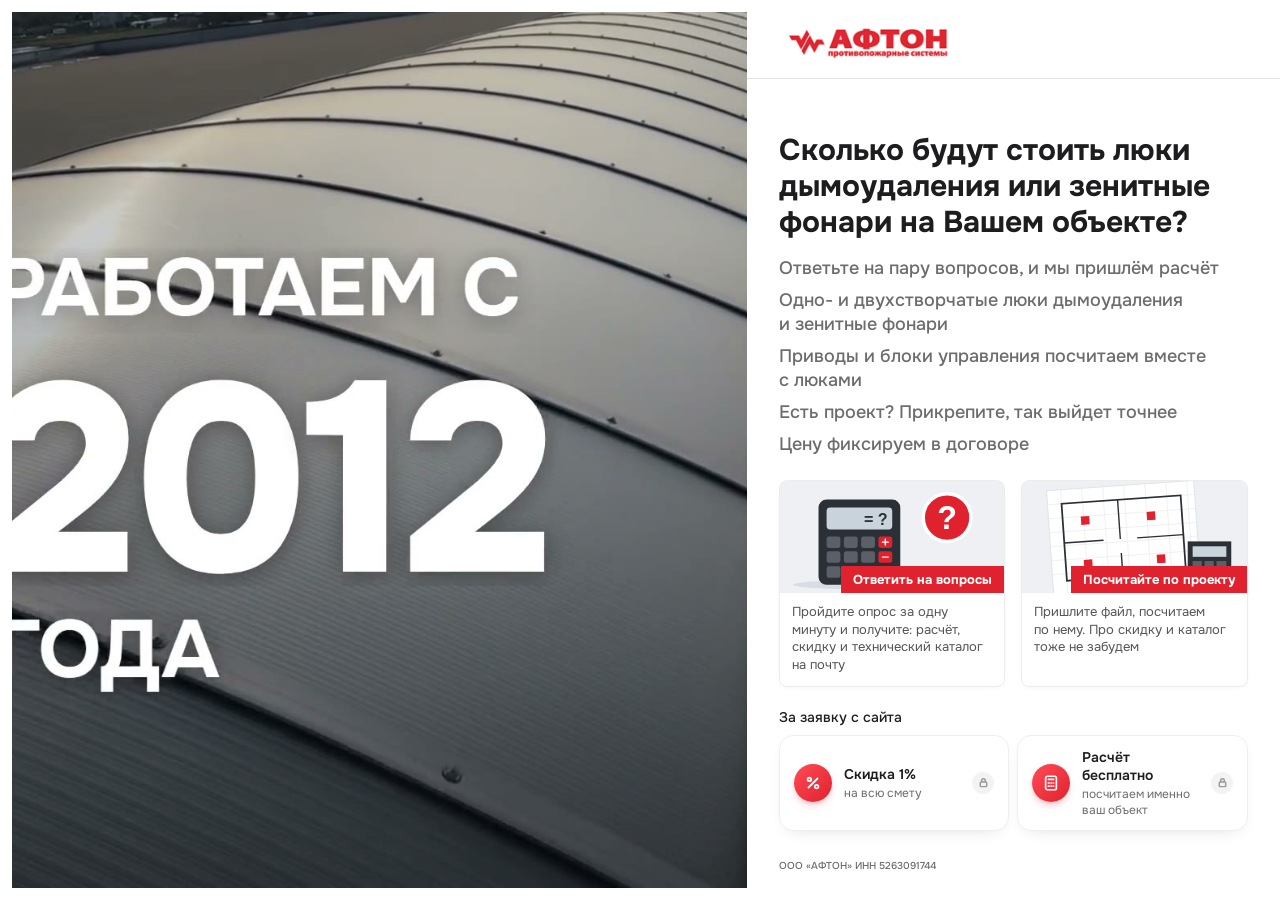
<file: index.html>
<!doctype html>
<html lang="ru">
<head>
<meta charset="utf-8">
<meta name="viewport" content="width=device-width, initial-scale=1">
<!-- Yandex.Metrika counter -->
<script type="text/javascript">
    (function(m,e,t,r,i,k,a){
        m[i]=m[i]||function(){(m[i].a=m[i].a||[]).push(arguments)};
        m[i].l=1*new Date();
        for (var j = 0; j < document.scripts.length; j++) {if (document.scripts[j].src === r) { return; }}
        k=e.createElement(t),a=e.getElementsByTagName(t)[0],k.async=1,k.src=r,a.parentNode.insertBefore(k,a)
    })(window, document,'script','https://mc.yandex.ru/metrika/tag.js?id=113824992', 'ym');

    ym(113824992, 'init', {ssr:true, webvisor:true, clickmap:true, ecommerce:"dataLayer", referrer: document.referrer, url: location.href, accurateTrackBounce:true, trackLinks:true});
</script>
<!-- /Yandex.Metrika counter -->
<title>Люки дымоудаления: расчёт стоимости | Афтон</title>
<link rel="preconnect" href="https://fonts.googleapis.com">
<link href="https://fonts.googleapis.com/css2?family=Onest:wght@400;500;600;700&display=swap" rel="stylesheet">
<style>
  :root {
    --bg: #ffffff;              /* фон */
    --sidebar: #f5f5f5;         /* правая колонка квиза */
    --line: #e3e3e3;            /* линии, рамки */
    --dot: #ececec;             /* кружок варианта ответа */
    --primary: #e0222e;         /* красный из логотипа */
    --primary-text: #ffffff;
    --primary-50: rgba(224, 34, 46, .5);
    --text: #1d1d1f;
    --text-70: rgba(29, 29, 31, .65);
    --card: #f2f2f2;
    --card-text: #363636;
    --error: #c62828;
    --ease-start: cubic-bezier(.71, .09, .74, .91);
    --ease-step: cubic-bezier(.61, .3, .8, .97);
  }
  * { box-sizing: border-box; margin: 0; padding: 0; }
  html, body { height: 100%; }
  body { background: var(--bg); color: var(--text); font-family: "Onest", Helvetica, Arial, sans-serif; font-size: 16px; line-height: 1.5; -webkit-font-smoothing: antialiased; overflow-x: hidden; }
  button, input { font: inherit; color: inherit; }
  button { cursor: pointer; border: 0; background: none; }
  [hidden] { display: none !important; }

  /* ---------- Кнопка с бликом ---------- */
  .q-btn { position: relative; overflow: hidden; display: inline-flex; align-items: center; justify-content: center; gap: 8px; background: var(--primary); color: var(--primary-text); border-radius: 4px; box-shadow: 0 3px 10px 0 var(--primary-50); transition: box-shadow .2s ease-in, background .2s ease-in; }
  .q-btn:hover { box-shadow: 0 5px 16px 0 rgba(224, 34, 46, .55); background: #c81c27; }
  .q-btn:disabled { cursor: default; }
  .q-btn::after { content: ""; position: absolute; top: -50%; bottom: -50%; left: -20%; width: 20px; background: linear-gradient(90deg, rgba(255,255,255,.1) 10%, rgba(255,255,255,.2) 20%, rgba(255,255,255,.6)); transform: rotate(25deg); animation: blick 6s linear infinite; pointer-events: none; }
  @keyframes blick { 15%, 100% { left: 120%; } }
  .q-btn:focus-visible, .choice:focus-within, .nav-back:focus-visible { outline: 2px solid var(--primary); outline-offset: 2px; }

  /* ---------- Бонусы ---------- */
  .bonus { position: relative; min-width: 0; max-width: 260px; flex: 1; display: flex; align-items: center; gap: 12px; padding: 12px 14px; background: #fff; border: 1px solid #eeeeee; border-radius: 14px; box-shadow: 0 6px 18px -10px rgba(0, 0, 0, .18); transition: border-color .3s, box-shadow .3s, transform .3s; }
  .bonus:hover { transform: translateY(-2px); box-shadow: 0 10px 24px -12px rgba(224, 34, 46, .35); }
  .b-ic { flex: none; width: 38px; height: 38px; border-radius: 50%; background: linear-gradient(135deg, #ff4b55, #e0222e); color: #fff; display: grid; place-items: center; box-shadow: 0 4px 10px -4px rgba(224, 34, 46, .6); }
  .b-ic svg { width: 18px; height: 18px; }
  .b-txt { min-width: 0; }
  .b-txt b { display: block; font-size: 14px; font-weight: 600; line-height: 18px; color: var(--text); }
  .b-txt small { display: block; font-size: 12px; line-height: 16px; color: var(--text-70); margin-top: 2px; }
  .b-lock { margin-left: auto; flex: none; width: 22px; height: 22px; border-radius: 50%; background: #f3f3f3; color: #9a9a9a; display: grid; place-items: center; transition: background .3s, color .3s; }
  .b-lock svg { width: 11px; height: 11px; }
  .bonus.open { border-color: var(--primary-50); }
  .bonus.open .b-lock { background: var(--primary); color: #fff; animation: pop .4s ease-out; }
  @keyframes pop { 0% { transform: scale(.5); } 70% { transform: scale(1.15); } 100% { transform: scale(1); } }

  /* =================== СТАРТОВАЯ СТРАНИЦА =================== */
  .start { position: fixed; inset: 0; display: flex; }
  .start-media { width: 58.33%; padding: 12px 0 12px 12px; flex: none; }
  .media-box { position: relative; width: 100%; height: 100%; overflow: hidden; background: #000; }
  .media-box video { position: absolute; inset: 0; width: 100%; height: 100%; object-fit: cover; }
  .mute { position: absolute; left: 16px; bottom: 16px; width: 40px; height: 40px; display: grid; place-items: center; color: #fff; filter: drop-shadow(0 1px 2px rgba(0,0,0,.6)); }
  .mute svg { width: 30px; height: 30px; }
  .mute { display: none; }  /* в ролике нет звука — кнопка скрыта */

  .start-panel { position: relative; flex: 1; min-width: 0; display: flex; flex-direction: column; }
  .start-head { padding: 12px 32px; border-bottom: 1px solid var(--line); font-size: 14px; font-weight: 500; line-height: 1.25; }
  .logo { display: block; height: 54px; width: auto; }
  .start-body { flex: 1; display: flex; flex-direction: column; padding: 53px 32px 28px; overflow: auto; }
  .start-body h1 { font-size: 30px; line-height: 36px; font-weight: 700; margin-bottom: 16px; }
  .benefits { display: flex; flex-direction: column; gap: 8px; margin-bottom: 24px; }
  .benefits p { font-size: 18px; line-height: 24px; font-weight: 500; color: var(--text-70); }
  .start-choices { display: grid; grid-template-columns: repeat(2, minmax(0, 260px)); gap: 16px; }
  .start-choices .card-in { width: 100%; padding: 0; text-align: left; font: inherit; color: inherit; }
  .start-choices .card-cap { font-size: 13px; line-height: 1.35; padding: 10px 12px 12px; }
  .start-choices .card-img { aspect-ratio: 2 / 1; }
  .start-choices .card-badge { font-size: 13px; padding: 6px 12px; }
  @media (min-width: 819px) and (max-height: 820px) {
    .start-body { padding-top: 26px; padding-bottom: 18px; }
    .start-body h1 { font-size: 26px; line-height: 31px; margin-bottom: 12px; }
    .benefits { gap: 4px; margin-bottom: 16px; }
    .benefits p { font-size: 16px; line-height: 22px; }
    .start-bonuses { margin-top: 14px; }
    .start-bonuses .bonus { padding: 8px 12px; }
    .start-foot { padding-top: 12px; }
  }
  .start-bonuses { margin-top: 20px; }
  .start-bonuses > span { display: block; font-size: 14px; font-weight: 500; line-height: 20px; margin-bottom: 8px; }
  .bonus-row { display: flex; gap: 8px; }
  .start-foot { margin-top: auto; padding-top: 28px; font-size: 10px; line-height: 14px; font-weight: 500; color: var(--text-70); max-width: 304px; }

  /* Переход старт → квиз (как в оригинале: 0.75s) */
  .layer { position: fixed; inset: 0; background: var(--bg); transform: translateX(58.33%); visibility: hidden; z-index: 5; }
  .start.leaving .start-head { animation: hide-up .75s var(--ease-start) forwards; }
  .start.leaving .start-body h1,
  .start.leaving .benefits { animation: hide-right .75s var(--ease-start) forwards; }
  .start.leaving .start-choices { animation: hide-right .75s 50ms var(--ease-start) forwards; }
  .start.leaving .start-bonuses { animation: hide-right .75s .1s var(--ease-start) forwards; }
  .start.leaving .start-foot { animation: hide-down .75s var(--ease-start) forwards; }
  .start.leaving + .layer { visibility: visible; animation: slide-layer .75s var(--ease-start) forwards; }
  @keyframes hide-up { to { opacity: 0; transform: translateY(-100px); } }
  @keyframes hide-down { to { opacity: 0; transform: translateY(100px); } }
  @keyframes hide-right { to { opacity: 0; transform: translateX(100px); } }
  @keyframes slide-layer { from { transform: translateX(58.33%); } to { transform: translateX(0); } }

  /* =================== КВИЗ =================== */
  .quiz { position: fixed; inset: 0; display: flex; animation: fade .15s ease-out; }
  @keyframes fade { from { opacity: 0; } }
  .quiz-main { flex: 1; min-width: 0; display: flex; flex-direction: column; }
  .quiz-head { display: flex; align-items: center; gap: 24px; padding: 12px 72px; border-bottom: 1px solid var(--line); }
  .quiz-head .logo { height: 52px; padding-right: 24px; border-right: 1px solid var(--line); }
  .quiz-head h3 { font-size: 16px; line-height: 22px; font-weight: 500; color: var(--text-70); }
  .quiz-content { flex: 1; min-height: 0; overflow: auto; padding: 22px 72px 16px; scrollbar-width: thin; scrollbar-color: var(--line) transparent; }
  .quiz-content::-webkit-scrollbar { width: 6px; }
  .quiz-content::-webkit-scrollbar-thumb { background: var(--line); border-radius: 3px; }

  .q-wrap { max-width: 840px; transition: opacity .17s var(--ease-step), transform .17s var(--ease-step); }
  .q-wrap.out { opacity: 0; transform: translateX(-20px); }
  .q-wrap.pre { opacity: 0; transform: translateX(20px); transition: none; }
  .q-title { font-size: 32px; line-height: 1.2; font-weight: 600; margin-bottom: 16px; }
  .q-sub { font-size: 15px; color: var(--text-70); margin: -6px 0 16px; }

  .variants { display: grid; grid-template-columns: repeat(2, minmax(0, 1fr)); gap: 16px; padding-bottom: 6px; }
  .variant { border: 1px solid var(--line); border-radius: 5px; background: var(--bg); transition: box-shadow .15s ease-out, border-color .15s ease-out, opacity .17s ease-in-out, transform .17s ease-in-out; }
  .variant:hover { box-shadow: 0 1px 3px 0 rgba(0, 0, 0, .12); }
  .variant.checked { border-color: var(--primary-50); box-shadow: 0 1px 3px 0 rgba(0, 0, 0, .12); }
  .q-wrap.pre .variant { opacity: 0; transform: translateX(20px); transition: none; }
  .choice { display: flex; align-items: center; padding: 12.8px 16px; cursor: pointer; user-select: none; position: relative; }
  .choice input { position: absolute; opacity: 0; pointer-events: none; }
  .check { flex: none; position: relative; width: 20px; height: 20px; border-radius: 50%; background: var(--dot); transition: background .15s ease-out; }
  .check::before { content: ""; position: absolute; inset: 0; border-radius: 50%; background: var(--primary); transform: scale(0); transition: transform .15s ease-out; }
  .variant.checked .check::before { transform: scale(.5); }
  .choice-label { padding-left: 16px; font-size: 16px; line-height: 1.25; color: var(--text); }

  /* карточки с картинкой */
  .cards { display: grid; grid-template-columns: repeat(3, minmax(0, 1fr)); gap: 20px; padding-bottom: 6px; }
  .variant.card { overflow: hidden; border: 1px solid #ececec; border-radius: 8px; background: #fff; box-shadow: 0 2px 10px -6px rgba(0, 0, 0, .15); }
  .variant.card:hover { box-shadow: 0 10px 24px -14px rgba(0, 0, 0, .3); transform: translateY(-2px); }
  .variant.card.checked { border-color: var(--primary); box-shadow: 0 0 0 1px var(--primary), 0 10px 24px -14px rgba(224, 34, 46, .45); }
  .card-in { display: block; cursor: pointer; user-select: none; }
  .card-in input { position: absolute; opacity: 0; pointer-events: none; }
  .card-img { position: relative; display: block; aspect-ratio: 16 / 9; overflow: hidden; background: #eef0f3; }
  .card-img svg, .card-img img { width: 100%; height: 100%; display: block; object-fit: cover; transition: transform .5s ease; }
  .card-img img { object-fit: contain; background: #fff; padding: 6px; }
  .card-img:has(img) { background: #fff; }
  .variant.card:hover .card-img svg, .variant.card:hover .card-img img { transform: scale(1.04); }
  .card-badge { position: absolute; right: 0; bottom: 0; padding: 7px 14px; background: var(--primary); color: #fff; font-size: 15px; font-weight: 700; line-height: 1.2; }
  .card-tick { position: absolute; top: 10px; left: 10px; width: 24px; height: 24px; border-radius: 50%; background: #fff; box-shadow: 0 1px 4px rgba(0, 0, 0, .2); display: grid; place-items: center; transform: scale(0); transition: transform .2s ease-out; }
  .card-tick::after { content: ""; width: 6px; height: 11px; margin-top: -2px; border: solid var(--primary); border-width: 0 2.5px 2.5px 0; transform: rotate(45deg); }
  .variant.card.checked .card-tick { transform: scale(1); }
  .card-cap { display: block; padding: 14px 16px 16px; font-size: 15px; line-height: 1.35; color: #555; }
  /* обычные варианты в том же стиле */
  .variant:not(.card) { border-color: #ececec; border-radius: 8px; background: #fff; box-shadow: 0 2px 10px -6px rgba(0, 0, 0, .15); }
  .variant.checked:not(.card) { border-color: var(--primary); }

  .other { margin-top: 16px; }
  .lead-file { max-width: 420px; margin-bottom: 12px; }
  .lead-file .upload { margin-top: 0; }
  /* ---------- опросные листы ---------- */
  .sheet { max-width: 760px; padding-bottom: 8px; }
  .sheet .q-title { margin-bottom: 18px; }
  .tabs { display: grid; grid-template-columns: 1fr 1fr; gap: 4px; padding: 4px; background: #f2f2f2; border-radius: 10px; margin-bottom: 16px; }
  .tab { height: 40px; border-radius: 8px; font-size: 14px; font-weight: 600; color: var(--text-70); transition: background .2s, color .2s, box-shadow .2s; }
  .tab:hover { color: var(--text); }
  .tab.on { background: #fff; color: var(--text); box-shadow: 0 1px 4px rgba(0, 0, 0, .1); }
  .sheet-card { border: 1px solid #ececec; border-radius: 12px; padding: 22px 22px 24px; background: #fff; box-shadow: 0 2px 12px -8px rgba(0, 0, 0, .15); }
  .fs { margin-bottom: 20px; }
  .fs-label { display: block; font-size: 14px; font-weight: 600; margin-bottom: 8px; }
  .fs-label small { font-weight: 400; color: var(--text-70); margin-left: 6px; }
  .fs-row { display: grid; grid-template-columns: 1fr 1fr; gap: 10px; }
  .fs > .field-input + .fs-row, .fs-row + .fs-row { margin-top: 10px; }
  .sheet .field-input { height: 44px; border-color: #e3e3e3; border-radius: 8px; }
  .sheet .field-input.short { max-width: 180px; }
  .sheet textarea.field-input { height: 76px; padding: 12px 16px; resize: vertical; font: inherit; }
  .opts-col { display: flex; flex-direction: column; gap: 8px; }
  .opt-tile { display: flex; align-items: center; gap: 12px; padding: 10px 14px; border: 1px solid #e3e3e3; border-radius: 8px; cursor: pointer; font-size: 14px; transition: border-color .15s, background .15s; }
  .opt-tile:hover { border-color: #c9c9c9; }
  .opt-tile input { width: 16px; height: 16px; margin: 0; accent-color: var(--primary); flex: none; }
  .opt-tile:has(input:checked) { border-color: var(--primary); background: #fff7f7; }
  .opt-tile.flag { font-weight: 600; }
  .sheet .err { display: none; color: var(--error); font-size: 12px; margin-top: 4px; }
  .sheet .invalid .field-input { border-color: var(--error); }
  .sheet .invalid > .err { display: block; }
  .sheet .lead-submit { width: 100%; height: 50px; font-size: 16px; font-weight: 600; margin-top: 4px; }
  .sheet .consent { margin: 4px 0 14px; }
  @media (max-width: 560px) { .fs-row { grid-template-columns: 1fr; } .sheet-card { padding: 16px; } }

  .field-input { width: 100%; height: 52px; padding: 0 16px; background: var(--bg); border: 1px solid var(--line); border-radius: 5px; color: var(--text); transition: border-color .15s, box-shadow .15s; }
  .field-input::placeholder { color: rgba(29, 29, 31, .4); }
  .field-input:focus { outline: none; border-color: var(--primary-50); box-shadow: 0 1px 3px 0 rgba(0, 0, 0, .12); }

  .upload { margin-top: 16px; display: flex; align-items: center; gap: 14px; padding: 14px 16px; border: 1px dashed rgba(29,29,31,.25); border-radius: 5px; cursor: pointer; transition: border-color .15s, background .15s; }
  .upload:hover, .upload.over { border-color: var(--primary); background: rgba(224,34,46,.03); }
  .upload input { display: none; }
  .upload .ic { flex: none; width: 40px; height: 40px; border-radius: 50%; background: var(--primary); color: #fff; display: grid; place-items: center; }
  .upload .ic svg { width: 18px; height: 18px; }
  .upload b { display: block; font-weight: 500; word-break: break-all; }
  .upload small { color: var(--text-70); font-size: 13px; }
  .upload .rm { margin-left: auto; width: 32px; height: 32px; font-size: 22px; color: var(--text-70); }

  /* Форма заявки */
  .lead { max-width: 420px; display: flex; flex-direction: column; gap: 12px; }
  .lead .err { display: none; color: var(--error); font-size: 12px; margin-top: 4px; }
  .lead .invalid .field-input { border-color: var(--error); }
  .lead .invalid .err { display: block; }
  .consent { display: flex; align-items: flex-start; gap: 10px; font-size: 12px; line-height: 1.4; color: var(--text-70); cursor: pointer; margin-top: 2px; }
  .consent input { position: absolute; opacity: 0; }
  .consent .box { flex: none; width: 18px; height: 18px; border-radius: 4px; border: 2px solid #c9c9c9; position: relative; transition: background .15s, border-color .15s; }
  .consent input:checked + .box { background: var(--primary); border-color: var(--primary); }
  .consent input:checked + .box::after { content: ""; position: absolute; left: 4px; top: 0; width: 5px; height: 10px; border: solid var(--primary-text); border-width: 0 2px 2px 0; transform: rotate(45deg); }
  .consent.invalid { color: var(--error); }
  .lead-submit { height: 56px; font-size: 18px; margin-top: 6px; }
  .lead-submit::after { width: 45px; animation: blick-submit 3s linear infinite; }
  @keyframes blick-submit { 60% { left: 100%; } 100% { left: 130%; } }
  .trap { position: absolute; left: -9999px; opacity: 0; width: 1px; height: 1px; }

  /* Финал */
  .done-mark { width: 56px; height: 56px; border-radius: 50%; background: var(--primary); color: var(--primary-text); display: grid; place-items: center; margin-bottom: 20px; }
  .done-mark svg { width: 26px; height: 26px; }
  .done-mark path { stroke-dasharray: 30; stroke-dashoffset: 30; animation: draw .5s .25s ease-out forwards; }
  @keyframes draw { to { stroke-dashoffset: 0; } }
  .data { border-top: 1px solid var(--line); margin-bottom: 20px; max-width: 560px; }
  .data div { display: grid; grid-template-columns: 160px 1fr; gap: 12px; padding: 7px 0; border-bottom: 1px solid var(--line); font-size: 15px; }
  .done .q-title { margin-bottom: 12px; }
  .done-mark { width: 48px; height: 48px; margin-bottom: 14px; }
  .data dt { color: var(--text-70); }
  .data dd { font-weight: 500; word-break: break-word; }
  .done-bonus-title { font-size: 14px; font-weight: 500; margin-bottom: 8px; }
  .done .bonus-row { margin-bottom: 24px; }
  .redirect { font-size: 13px; color: var(--text-70); max-width: 488px; }
  .redirect .bar { height: 3px; border-radius: 2px; background: var(--line); margin-top: 8px; overflow: hidden; }
  .redirect .bar i { display: block; height: 100%; background: var(--primary); transform-origin: left; }

  /* Нижняя панель */
  .quiz-nav { display: flex; align-items: center; gap: 20px; padding: 16px 74px 28px 74px; }
  .ready { display: flex; align-items: center; gap: 12px; }
  .legal { display: flex; flex-wrap: wrap; gap: 2px 16px; margin-right: auto; font-size: 12px; line-height: 16px; }
  .legal a { color: var(--text-70); text-decoration: none; border-bottom: 1px solid var(--line); }
  .legal a:hover { color: var(--text); border-color: currentColor; }
  .ready svg { width: 28px; height: 28px; transform: rotate(-90deg); }
  .ready .track { stroke: var(--line); }
  .ready .val { stroke: var(--primary); transition: stroke-dashoffset .3s ease; }
  .ready-text { font-family: "Times New Roman", Times, serif; font-style: italic; font-size: 13px; line-height: 15px; font-weight: 500; color: var(--text-70); }
  .ready-text b { display: block; color: var(--primary); font-weight: 700; }
  .nav-back { width: 43px; height: 43px; border-radius: 4px; border: 1px solid rgba(0,0,0,.1); color: rgba(0,0,0,.35); display: grid; place-items: center; transition: .2s ease-out; }
  .nav-back:hover { color: var(--text); border-color: rgba(0,0,0,.3); }
  .nav-back svg { width: 16px; height: 16px; }
  .nav-next-wrap { position: relative; display: flex; flex-direction: column; align-items: center; }
  .nav-next { height: 43px; padding: 0 16px 0 22px; font-size: 16px; font-weight: 500; transition: box-shadow .2s ease-in, color .2s ease-out, opacity .2s; }
  .nav-next svg { width: 16px; height: 16px; }
  .nav-next:disabled { opacity: .55; box-shadow: none; }
  .nav-next:disabled::after { display: none; }
  .enter-hint { position: absolute; top: calc(100% + 6px); white-space: nowrap; font-size: 11px; color: var(--text-70); }
  .enter-hint b { color: var(--text); font-weight: 600; }

  .quiz-side { position: relative; overflow: hidden; width: 320px; flex: none; background: linear-gradient(180deg, #fff6f6 0%, #f6f6f6 60%); border-left: 1px solid var(--line); padding: 24px 20px 28px; display: flex; flex-direction: column; gap: 12px; }
  .quiz-side::before { content: ""; position: absolute; width: 280px; height: 280px; right: -130px; top: -130px; border-radius: 50%; background: radial-gradient(circle, rgba(224, 34, 46, .16), transparent 70%); pointer-events: none; }
  .side-title { position: relative; font-size: 12px; font-weight: 600; letter-spacing: .06em; text-transform: uppercase; color: var(--text-70); }
  .side-list { position: relative; display: flex; flex-direction: column; gap: 10px; }
  .quiz-side .bonus { max-width: none; flex: none; }
  .side-person { position: relative; display: flex; gap: 12px; margin-top: 14px; padding-top: 18px; border-top: 1px dashed #e2e2e2; }
  .sp-avatar { flex: none; width: 44px; height: 44px; border-radius: 50%; background: var(--primary); color: #fff; font-weight: 600; font-size: 18px; display: grid; place-items: center; overflow: hidden; }
  .sp-avatar img { width: 100%; height: 100%; object-fit: cover; }
  .side-person b { font-size: 14px; font-weight: 600; }
  .side-person span { font-size: 12px; color: var(--text-70); margin-left: 6px; }
  .side-person p { font-size: 13px; line-height: 1.45; color: #444; margin-top: 4px; }

  /* ---------- Экран загрузки ---------- */
  .preloader { position: fixed; inset: 0; z-index: 1000; display: flex; flex-direction: column; align-items: center; justify-content: center; gap: 22px; background: #fff; transition: opacity .5s ease, visibility .5s; }
  .preloader img { height: 72px; width: auto; animation: pl-pulse 1.6s ease-in-out infinite; }
  .pl-bar { width: 160px; height: 3px; border-radius: 2px; background: var(--line); overflow: hidden; }
  .pl-bar i { display: block; width: 40%; height: 100%; border-radius: 2px; background: var(--primary); animation: pl-run 1.1s cubic-bezier(.61, .3, .8, .97) infinite; }
  .preloader.done { opacity: 0; visibility: hidden; }
  @keyframes pl-pulse { 50% { opacity: .55; } }
  @keyframes pl-run { from { transform: translateX(-100%); } to { transform: translateX(250%); } }

  @media (prefers-reduced-motion: reduce) {
    *, *::before, *::after { animation-duration: .01ms !important; animation-iteration-count: 1 !important; transition-duration: .01ms !important; }
  }

  /* ---------- Мобильная версия ---------- */
  @media (max-width: 818px) {
    .start { position: static; flex-direction: column; min-height: 100vh; }
    .start-media { width: 100%; padding: 0; aspect-ratio: 16 / 10; }
    .start-body { padding: 28px 20px 24px; }
    .start-head { padding: 14px 20px; }
    .start-body h1 { font-size: 26px; line-height: 31px; }
    .benefits p { font-size: 16px; }
    .start-choices { grid-template-columns: repeat(2, minmax(0, 1fr)); gap: 10px; }
    .layer { display: none; }
    .start.leaving { display: none; }
    .quiz { position: static; flex-direction: column-reverse; justify-content: flex-end; min-height: 100vh; }
    .quiz-side { width: 100%; padding: 12px; border-left: 0; border-bottom: 1px solid var(--line); }
    .side-title, .side-person, .b-txt small, .b-lock { display: none; }
    .side-list { flex-direction: row; }
    .cards { grid-template-columns: repeat(2, minmax(0, 1fr)); gap: 12px; }
    .card-badge { font-size: 12px; padding: 5px 10px; }
    .card-cap { font-size: 13px; padding: 10px 12px 12px; }
    .quiz-side .bonus { flex: 1; padding: 10px; gap: 8px; }
    .b-ic { width: 30px; height: 30px; }
    .b-txt b { font-size: 12px; line-height: 16px; }
    .quiz-head { padding: 10px 20px; gap: 14px; }
    .quiz-head .logo { height: 40px; padding-right: 14px; }
    .quiz-head h3 { font-size: 14px; line-height: 19px; }
    .quiz-content { padding: 18px 20px; }
    .q-title { font-size: 24px; }
    .variants { grid-template-columns: 1fr; gap: 10px; }
    .quiz-nav { padding: 12px 20px 20px; flex-wrap: wrap; }
    .ready { margin-right: auto; }
    .legal { order: 5; flex-basis: 100%; margin-right: 0; }
    .enter-hint { display: none; }
    .data div { grid-template-columns: 1fr; gap: 2px; }
  }
</style>
</head>
<body>
<noscript><div><img src="https://mc.yandex.ru/watch/113824992" style="position:absolute; left:-9999px;" alt="" /></div></noscript>

<!-- =================== ЭКРАН ЗАГРУЗКИ =================== -->
<div class="preloader" id="preloader" aria-hidden="true">
  <img src="logo.png" alt="">
  <div class="pl-bar"><i></i></div>
</div>
<script>
  // прячем заставку, когда страница загрузилась и видео готово играть
  (function () {
    const pl = document.getElementById('preloader');
    const t0 = Date.now();
    let hidden = false;
    function hide() {
      if (hidden) return;
      hidden = true;
      setTimeout(() => {
        pl.classList.add('done');
        setTimeout(() => pl.remove(), 600);
      }, Math.max(0, 700 - (Date.now() - t0)));
    }
    window.addEventListener('load', () => {
      const v = document.getElementById('video');
      if (!v || v.readyState >= 3) return hide();
      v.addEventListener('canplay', hide, { once: true });
      v.addEventListener('error', hide, { once: true });
      setTimeout(hide, 2500);
    });
    setTimeout(hide, 6000); // страховка на медленном интернете
  })();
</script>

<!-- =================== СТАРТОВАЯ СТРАНИЦА =================== -->
<section class="start" id="start">
  <div class="start-media">
    <!-- Видео: video.mp4 (1080p) и video-720.mp4 для телефонов, файл выбирает скрипт ниже -->
    <div class="media-box" id="mediaBox">
      <video id="video" poster="poster.jpg" autoplay muted loop playsinline preload="auto"></video>
      <button class="mute" id="mute" aria-label="Включить звук">
        <svg viewBox="0 0 24 24" fill="currentColor" id="muteIcon"><path d="M3 9v6h4l5 5V4L7 9H3zm13.59 3L19 9.59 17.59 8.17 15.17 10.6 12.76 8.17 11.34 9.59 13.76 12l-2.42 2.41 1.42 1.42 2.41-2.42 2.42 2.42L19 14.41z"/></svg>
      </button>
    </div>
  </div>

  <div class="start-panel">
    <div class="start-head"><a class="home" href="./"><img class="logo" src="logo.png" alt="АФТОН, противопожарные системы"></a></div>
    <div class="start-body">
      <h1>Сколько будут стоить люки дымоудаления или зенитные фонари на Вашем объекте?</h1>
      <!-- Преимущества: замените на свои -->
      <div class="benefits">
        <p>Ответьте на пару вопросов, и мы пришлём расчёт</p>
        <p>Одно- и двухстворчатые люки дымоудаления и зенитные фонари</p>
        <p>Приводы и блоки управления посчитаем вместе с люками</p>
        <p>Есть проект? Прикрепите, так выйдет точнее</p>
        <p>Цену фиксируем в договоре</p>
      </div>
      <div class="start-choices" id="startChoices"></div>
      <div class="start-bonuses">
        <span>За заявку с сайта</span>
        <div class="bonus-row" data-bonuses></div>
      </div>
      <!-- Реквизиты: замените на настоящие -->
      <div class="start-foot">ООО «АФТОН» ИНН 5263091744</div>
    </div>
  </div>
</section>
<div class="layer" aria-hidden="true"></div>

<!-- =================== КВИЗ =================== -->
<section class="quiz" id="quiz" hidden>
  <div class="quiz-main">
    <div class="quiz-head"><a class="home" href="./"><img class="logo" src="logo.png" alt="АФТОН"></a><h3>Пара коротких вопросов, и мы посчитаем ваш объект</h3></div>
    <div class="quiz-content"><div class="q-wrap" id="wrap"></div></div>
    <div class="quiz-nav" id="nav">
      <div class="ready" aria-hidden="true">
        <svg viewBox="0 0 28 28"><circle class="track" cx="14" cy="14" r="12" fill="none" stroke-width="3"/><circle class="val" id="ring" cx="14" cy="14" r="12" fill="none" stroke-width="3" stroke-linecap="round" stroke-dasharray="75.4" stroke-dashoffset="75.4"/></svg>
        <div class="ready-text">Готово<b id="pct">0%</b></div>
      </div>
      <nav class="legal">
        <a href="privacy.html" target="_blank">Политика конфиденциальности</a>
        <a href="personal-data.html" target="_blank">Обработка персональных данных</a>
        <a href="cookies.html" target="_blank">Использование cookie</a>
      </nav>
      <button class="nav-back" id="back" aria-label="Назад"><svg viewBox="0 0 16 16" fill="none" stroke="currentColor" stroke-width="1.6"><path d="M13 8H3M7 4L3 8l4 4"/></svg></button>
      <div class="nav-next-wrap">
        <button class="q-btn nav-next" id="next"><span id="nextText">Далее</span><svg viewBox="0 0 16 16" fill="none" stroke="currentColor" stroke-width="1.6"><path d="M3 8h10M9 4l4 4-4 4"/></svg></button>
        <span class="enter-hint">или нажмите <b>Enter</b></span>
      </div>
    </div>
  </div>
  <aside class="quiz-side">
    <div class="side-title">Что вы получите</div>
    <div class="side-list" data-bonuses></div>
    <!-- фото: <img src="manager.jpg" alt=""> вместо буквы -->
    <div class="side-person">
      <div class="sp-avatar">Л</div>
      <div>
        <b>Людмила</b><span>менеджер «Афтон»</span>
        <p>Посчитаю сама и&nbsp;перезвоню, если в&nbsp;ответах что-то будет непонятно.</p>
      </div>
    </div>
  </aside>
</section>

<script>
  // ================= Настройки =================
  const BONUSES = [
    { title: 'Скидка 1%', sub: 'на всю смету', icon: '<svg viewBox="0 0 20 20" fill="none" stroke="currentColor" stroke-width="2" stroke-linecap="round"><path d="M15 5L5 15"/><circle cx="6" cy="6" r="2"/><circle cx="14" cy="14" r="2"/></svg>' },
    { title: 'Расчёт бесплатно', sub: 'посчитаем именно ваш объект', icon: '<svg viewBox="0 0 20 20" fill="none" stroke="currentColor" stroke-width="1.8" stroke-linecap="round"><rect x="4" y="2.5" width="12" height="15" rx="2"/><path d="M7 6h6M7 10h1M10 10h1M13 10h0M7 13.5h1M10 13.5h1M13 13.5h0"/></svg>' }
  ];
  const ICON_LOCK = '<svg viewBox="0 0 12 12" fill="none" stroke="currentColor" stroke-width="1.6"><rect x="2.5" y="5.5" width="7" height="5" rx="1"/><path d="M4 5.5V4a2 2 0 014 0v1.5"/></svg>';
  const ICON_OK = '<svg viewBox="0 0 12 12" fill="none" stroke="currentColor" stroke-width="2"><path d="M2.5 6.2l2.3 2.3 4.7-5"/></svg>';
  const bonusHTML = open => BONUSES.map(b => `<div class="bonus ${open ? 'open' : ''}"><span class="b-ic">${b.icon}</span><div class="b-txt"><b>${b.title}</b><small>${b.sub}</small></div><span class="b-lock" title="${open ? 'Бонус ваш' : 'Откроется после заявки'}">${open ? ICON_OK : ICON_LOCK}</span></div>`).join('');
  const REDIRECT_SECONDS = 10;

  // картинки для карточек; чтобы поставить фото, укажите img: 'photo.jpg' у нужной карточки
  const SKY = '<rect width="320" height="180" fill="#eef0f3"/>';
  const ROOF = '<rect y="136" width="320" height="44" fill="#d9dde3"/><line x1="0" y1="136" x2="320" y2="136" stroke="#2b2f36" stroke-width="2"/>';
  const CURB = '<rect x="96" y="108" width="128" height="28" fill="#2b2f36"/><rect x="96" y="108" width="128" height="4" fill="#e0222e"/><rect x="90" y="101" width="140" height="8" fill="#41464f"/>';
  const SMOKE = '<g fill="none" stroke="#a9aeb6" stroke-width="9" stroke-linecap="round" opacity=".55"><path d="M150 100 C140 80 168 70 156 48 C146 32 166 22 160 8"/><path d="M174 100 C184 82 162 68 178 48 C190 32 174 20 182 6"/></g>';
  const svg = body => `<svg viewBox="0 0 320 180" preserveAspectRatio="xMidYMid slice">${SKY}${body}</svg>`;
  const ART = {
    single: svg(SMOKE + ROOF + CURB + '<polygon points="92,101 150,22 158,27 100,104" fill="#c9d3db" stroke="#2b2f36" stroke-width="2"/><line x1="112" y1="108" x2="124" y2="62" stroke="#e0222e" stroke-width="3"/>'),
    double: svg(SMOKE + ROOF + CURB + '<polygon points="92,101 118,46 124,49 98,104" fill="#c9d3db" stroke="#2b2f36" stroke-width="2"/><polygon points="228,101 202,46 196,49 222,104" fill="#c9d3db" stroke="#2b2f36" stroke-width="2"/><line x1="108" y1="108" x2="110" y2="74" stroke="#e0222e" stroke-width="3"/><line x1="212" y1="108" x2="210" y2="74" stroke="#e0222e" stroke-width="3"/>'),
    blast: svg(ROOF + CURB + '<g stroke="#e0222e" stroke-width="3" stroke-linecap="round"><path d="M160 86V40M128 92l-22-30M192 92l22-30M112 100L80 88M208 100l32-12"/></g><polygon points="104,96 216,96 206,74 114,74" fill="#c9d3db" stroke="#2b2f36" stroke-width="2"/><g transform="translate(236 18)"><polygon points="20,0 40,11 40,33 20,44 0,33 0,11" fill="#e0222e"/><text x="20" y="28" text-anchor="middle" font-family="Arial" font-weight="700" font-size="15" fill="#fff">Ex</text></g>'),
    unknown: svg(ROOF + '<rect x="96" y="108" width="128" height="28" fill="#c3c8cf"/><rect x="90" y="101" width="140" height="8" fill="#b3b8c0"/><circle cx="160" cy="62" r="34" fill="#e0222e"/><text x="160" y="76" text-anchor="middle" font-family="Arial" font-weight="700" font-size="40" fill="#fff">?</text>'),
    auto: svg('<rect width="320" height="20" fill="#d9dde3"/><line x1="0" y1="20" x2="320" y2="20" stroke="#2b2f36" stroke-width="2"/><ellipse cx="246" cy="28" rx="22" ry="8" fill="#fff" stroke="#2b2f36" stroke-width="2"/><circle cx="246" cy="29" r="2.5" fill="#e0222e"/><g fill="none" stroke="#2b2f36" stroke-width="2" stroke-dasharray="5 4"><path d="M148 64 H200 V28 H224"/><path d="M148 140 H184 V128 H206"/></g><rect x="44" y="40" width="104" height="128" fill="#2b2f36"/><rect x="52" y="48" width="88" height="112" fill="#41464f"/><rect x="62" y="58" width="68" height="22" fill="#1d2025"/><circle cx="70" cy="96" r="4" fill="#4cc27a"/><circle cx="84" cy="96" r="4" fill="#e0222e"/><circle cx="96" cy="126" r="15" fill="#e0222e" stroke="#1d2025" stroke-width="3"/><rect x="206" y="118" width="78" height="20" fill="#41464f"/><rect x="284" y="124" width="24" height="8" fill="#8c9199"/>'),
    closed: svg(ROOF + CURB + '<polygon points="92,101 228,101 220,92 100,92" fill="#c9d3db" stroke="#2b2f36" stroke-width="2"/><path d="M118 96 L132 96" stroke="#fff" stroke-width="3" stroke-linecap="round"/>'),
    maybe: svg(ROOF + CURB + '<polygon points="92,101 228,101 220,92 100,92" fill="#c9d3db" stroke="#2b2f36" stroke-width="2"/><rect x="214" y="22" width="62" height="78" rx="4" fill="#2b2f36"/><circle cx="245" cy="70" r="10" fill="#e0222e"/><rect x="224" y="32" width="42" height="14" fill="#1d2025"/><circle cx="96" cy="50" r="24" fill="#fff" stroke="#e0222e" stroke-width="3"/><text x="96" y="60" text-anchor="middle" font-family="Arial" font-weight="700" font-size="28" fill="#e0222e">?</text>'),
    project: svg('<g transform="rotate(-4 150 92)"><rect x="40" y="16" width="210" height="148" fill="#fff" stroke="#d9dde3"/><g stroke="#e9ebee"><path d="M40 36h210M40 56h210M40 76h210M40 96h210M40 116h210M40 136h210M60 16v148M90 16v148M120 16v148M150 16v148M180 16v148M210 16v148M240 16v148"/></g><rect x="60" y="36" width="170" height="110" fill="none" stroke="#2b2f36" stroke-width="2.5"/><path d="M140 36v56M140 112v34M60 92h56M164 92h66" stroke="#2b2f36" stroke-width="2"/><g fill="#e0222e"><rect x="86" y="56" width="12" height="12"/><rect x="180" y="56" width="12" height="12"/><rect x="86" y="118" width="12" height="12"/><rect x="190" y="118" width="12" height="12"/></g></g><rect x="236" y="96" width="62" height="78" fill="#2b2f36"/><rect x="243" y="103" width="48" height="15" fill="#c9d3db"/><g fill="#5b6068"><rect x="243" y="124" width="13" height="10"/><rect x="260" y="124" width="13" height="10"/><rect x="277" y="124" width="14" height="10"/><rect x="243" y="139" width="13" height="10"/><rect x="260" y="139" width="13" height="10"/><rect x="243" y="154" width="13" height="10"/><rect x="260" y="154" width="13" height="10"/></g><rect x="277" y="139" width="14" height="25" fill="#e0222e"/>'),
    form: svg('<rect x="96" y="14" width="128" height="156" rx="6" fill="#fff" stroke="#d9dde3" stroke-width="2"/><rect x="134" y="6" width="52" height="18" rx="4" fill="#2b2f36"/><g stroke-linecap="round"><path d="M114 52l7 7 13-14M114 92l7 7 13-14M114 132l7 7 13-14" stroke="#e0222e" stroke-width="3.5" fill="none"/><path d="M146 52h56M146 92h48M146 132h52" stroke="#c3c8cf" stroke-width="6"/></g>')
  };
  ART.skylight = svg(ROOF + '<polygon points="92,136 228,136 262,180 58,180" fill="#fff" opacity=".7"/><circle cx="264" cy="40" r="13" fill="none" stroke="#e0222e" stroke-width="2.5"/><g stroke="#e0222e" stroke-width="2.5" stroke-linecap="round"><path d="M264 16v-7M264 71v-7M240 40h-7M295 40h-7M247 23l-5-5M286 62l-5-5M281 23l5-5M242 62l5-5"/></g><rect x="84" y="114" width="152" height="22" fill="#2b2f36"/><rect x="84" y="114" width="152" height="4" fill="#e0222e"/><path d="M84 114 C 96 46, 224 46, 236 114 Z" fill="#c9d3db" stroke="#2b2f36" stroke-width="2.5"/><path d="M122 114 C 128 70, 192 70, 198 114" fill="none" stroke="#2b2f36" stroke-width="1.5" opacity=".5"/><line x1="160" y1="63" x2="160" y2="114" stroke="#2b2f36" stroke-width="1.5" opacity=".5"/><path d="M104 100 C 110 78, 128 68, 144 67" fill="none" stroke="#fff" stroke-width="4" stroke-linecap="round" opacity=".9"/>');
  ART.roof = svg('<rect y="82" width="320" height="98" fill="#e3e6ea"/><rect x="0" y="68" width="130" height="14" fill="#8c9199"/><rect x="190" y="68" width="130" height="14" fill="#8c9199"/><line x1="0" y1="68" x2="130" y2="68" stroke="#2b2f36" stroke-width="2"/><line x1="190" y1="68" x2="320" y2="68" stroke="#2b2f36" stroke-width="2"/><rect x="124" y="56" width="8" height="26" fill="#2b2f36"/><rect x="188" y="56" width="8" height="26" fill="#2b2f36"/><polygon points="194,58 204,6 211,7.5 201,59.5" fill="#41464f"/><line x1="198" y1="54" x2="232" y2="68" stroke="#2b2f36" stroke-width="2"/><g stroke="#2b2f36" stroke-width="4"><line x1="146" y1="68" x2="146" y2="180"/><line x1="174" y1="68" x2="174" y2="180"/></g><g stroke="#e0222e" stroke-width="4" stroke-linecap="round"><line x1="146" y1="30" x2="146" y2="68"/><line x1="174" y1="30" x2="174" y2="68"/></g><g stroke="#2b2f36" stroke-width="3"><path d="M146 48h28M146 90h28M146 108h28M146 126h28M146 144h28M146 162h28"/></g>');
  ART.transom = svg('<rect width="320" height="180" fill="#d9dde3"/><g stroke="#c9ced5" stroke-width="1"><path d="M0 30h320M0 70h320M0 110h320M0 150h320"/></g><rect x="94" y="24" width="132" height="136" fill="#2b2f36"/><rect x="102" y="90" width="116" height="62" fill="#c9d3db" stroke="#41464f" stroke-width="2"/><path d="M110 140 L128 102" stroke="#fff" stroke-width="4" stroke-linecap="round" opacity=".8"/><rect x="102" y="32" width="116" height="52" fill="#1d2025"/><g fill="none" stroke="#a9aeb6" stroke-width="9" stroke-linecap="round" opacity=".6"><path d="M140 30 C134 18 152 12 146 0"/><path d="M178 30 C186 18 168 10 178 -2"/></g><polygon points="92,20 228,20 218,84 102,84" fill="#e3e9ee" stroke="#2b2f36" stroke-width="2.5"/><line x1="104" y1="84" x2="216" y2="84" stroke="#e0222e" stroke-width="4"/><line x1="216" y1="86" x2="230" y2="44" stroke="#e0222e" stroke-width="3"/><rect x="86" y="160" width="148" height="6" fill="#8c9199"/>');

  // продукты на втором экране (порядок = порядок карточек)
  const PRODUCTS = [
    { key: 'hatch', value: 'люки дымоудаления', badge: 'Люки дымоудаления', img: 'img/hatch.webp', caption: 'Одно- и двухстворчатые люки дымоудаления', art: ART.double,
      typeTitle: 'Какие люки нужны?', types: ['одностворчатые', 'двухстворчатые', 'взрывоустойчивые', 'не знаю, подскажите'],
      typeCards: [
        { badge: 'Одностворчатые', img: 'img/hatch-single.webp', caption: 'Одна створка, проём поменьше', art: ART.single },
        { badge: 'Двухстворчатые', img: 'img/hatch-double.webp', caption: 'Две створки, большой проём', art: ART.double },
        { badge: 'Взрывоустойчивые', caption: 'Для взрывоопасных помещений', art: ART.blast },
        { badge: 'Не знаю', caption: 'Подскажем, какие подойдут', art: ART.unknown }
      ], size: true, auto: true },
    { key: 'skylight', value: 'зенитные фонари', badge: 'Зенитные фонари', img: 'img/skylight-arch.webp', caption: 'Свет и проветривание через кровлю', art: ART.skylight,
      typeTitle: 'Какие фонари нужны?', types: ['арочные', 'треугольные', 'из поликарбоната', 'не знаю, подскажите'], size: true },
    { key: 'roof', value: 'выход на крышу', badge: 'Выход на крышу', img: 'img/roof-hatch.webp', caption: 'Люки выхода на плоскую кровлю', art: ART.roof,
      typeTitle: 'Какой выход на крышу нужен?', types: ['люк выхода на кровлю', 'противопожарный люк', 'люк с лестницей', 'не знаю, подскажите'], size: true },
    { key: 'auto', value: 'автоматика дымоудаления', badge: 'Автоматика', img: 'img/auto-panel.webp', caption: 'Щиты, приводы и датчики', art: ART.auto,
      typeTitle: 'Что нужно из автоматики?', types: ['щит управления', 'приводы', 'датчики', 'весь комплект'] },
    { key: 'transom', value: 'фрамуги дымоудаления', badge: 'Фрамуги дымоудаления', img: 'img/window-top-hung.webp', caption: 'Дымоудаление через фасад', art: ART.transom,
      typeTitle: 'Какие фрамуги нужны?', types: ['верхнеподвесные', 'нижнеподвесные', 'среднеповоротные', 'не знаю, подскажите'], size: true, auto: true },
    { key: 'byProject', value: 'посчитайте по проекту', badge: 'Посчитайте по проекту', caption: 'Пришлите файл, посчитаем по нему', art: ART.project }
  ];
  // картинки для типов остальных продуктов
  const GLASS = 'fill="#c9d3db" stroke="#2b2f36" stroke-width="2.5"';
  const SKY_BASE = ROOF + '<polygon points="92,136 228,136 256,180 64,180" fill="#fff" opacity=".7"/>';
  const XSEC = '<rect y="82" width="320" height="98" fill="#e3e6ea"/><rect x="0" y="68" width="130" height="14" fill="#8c9199"/><rect x="190" y="68" width="130" height="14" fill="#8c9199"/><line x1="0" y1="68" x2="130" y2="68" stroke="#2b2f36" stroke-width="2"/><line x1="190" y1="68" x2="320" y2="68" stroke="#2b2f36" stroke-width="2"/><rect x="124" y="56" width="8" height="26" fill="#2b2f36"/><rect x="188" y="56" width="8" height="26" fill="#2b2f36"/>';
  const WALL = '<rect x="140" y="0" width="40" height="40" fill="#c3c8cf"/><rect x="140" y="140" width="40" height="40" fill="#c3c8cf"/><path d="M140 0V40H180V0M140 180V140H180V180" fill="none" stroke="#2b2f36" stroke-width="2"/>';
  const FLOW = '<g fill="none" stroke="#a9aeb6" stroke-width="8" stroke-linecap="round" opacity=".55"><path d="M30 104 C70 84 100 112 140 92 S230 66 290 58"/><path d="M40 128 C80 110 110 128 150 110 S240 90 296 86"/></g>';
  const sash = (x1, y1, x2, y2) => `<line x1="${x1}" y1="${y1}" x2="${x2}" y2="${y2}" stroke="#2b2f36" stroke-width="10" stroke-linecap="round"/><line x1="${x1}" y1="${y1}" x2="${x2}" y2="${y2}" stroke="#c9d3db" stroke-width="5" stroke-linecap="round"/>`;
  Object.assign(ART, {
    arch: svg(SKY_BASE + '<path d="M120 100 C120 50 230 50 230 100" fill="#dfe5ea" stroke="#2b2f36" stroke-width="2"/><rect x="70" y="114" width="160" height="22" fill="#2b2f36"/><rect x="70" y="114" width="160" height="4" fill="#e0222e"/><path d="M70 114 C70 46 180 46 180 114 Z" ' + GLASS + '/><path d="M125 63 L175 49 M180 114 L230 100" stroke="#2b2f36" stroke-width="2"/><g stroke="#2b2f36" stroke-width="1.4" opacity=".5"><path d="M98 114 C98 70 152 70 152 114"/><path d="M125 63V114"/></g>'),
    gable: svg(SKY_BASE + '<rect x="70" y="114" width="180" height="22" fill="#2b2f36"/><rect x="70" y="114" width="180" height="4" fill="#e0222e"/><polygon points="70,114 160,50 250,114" ' + GLASS + '/><g stroke="#2b2f36" stroke-width="1.4" opacity=".5"><path d="M100 114L160 50L220 114M130 114L160 50L190 114"/></g><path d="M96 104 L140 72" stroke="#fff" stroke-width="4" stroke-linecap="round" opacity=".9"/>'),
    poly: svg(SKY_BASE + '<rect x="70" y="114" width="180" height="22" fill="#2b2f36"/><rect x="70" y="114" width="180" height="4" fill="#e0222e"/><path d="M70 114 C76 46 244 46 250 114 Z" fill="#e8d7b0" stroke="#2b2f36" stroke-width="2.5" opacity=".95"/><g stroke="#c9a65e" stroke-width="1.5"><path d="M90 114V82M106 114V70M122 114V63M138 114V59M154 114V57M170 114V57M186 114V59M202 114V63M218 114V70M234 114V82"/></g><path d="M86 100 C92 78 112 66 132 63" fill="none" stroke="#fff" stroke-width="4" stroke-linecap="round" opacity=".8"/>'),
    roofHatch: svg(XSEC + '<polygon points="194,58 204,6 211,7.5 201,59.5" fill="#41464f"/><line x1="198" y1="54" x2="232" y2="68" stroke="#2b2f36" stroke-width="2"/><rect x="120" y="128" width="80" height="6" fill="#c3c8cf"/><path d="M160 128 V96" stroke="#e0222e" stroke-width="3" stroke-dasharray="4 4"/><path d="M152 104 L160 94 L168 104" fill="none" stroke="#e0222e" stroke-width="3"/>'),
    fireHatch: svg(XSEC + '<rect x="130" y="48" width="60" height="14" fill="#41464f"/><rect x="134" y="51" width="52" height="8" fill="#e0222e"/><g transform="translate(238 10)"><circle cx="26" cy="26" r="26" fill="#e0222e"/><path d="M26 10 C34 20 38 26 34 34 C32 40 20 40 18 34 C16 28 22 26 22 20 C26 24 26 26 28 28 C30 22 28 16 26 10Z" fill="#fff"/></g>'),
    sensors: svg('<rect width="320" height="22" fill="#d9dde3"/><line x1="0" y1="22" x2="320" y2="22" stroke="#2b2f36" stroke-width="2"/><ellipse cx="96" cy="34" rx="36" ry="12" fill="#fff" stroke="#2b2f36" stroke-width="2"/><circle cx="96" cy="36" r="4" fill="#e0222e"/><g fill="none" stroke="#e0222e" stroke-width="2.5" stroke-linecap="round"><path d="M76 62 C88 72 104 72 116 62"/><path d="M66 76 C84 92 108 92 126 76"/></g><rect x="226" y="60" width="6" height="110" fill="#2b2f36"/><path d="M229 60 L200 48 M229 60 L258 48 M229 60 L229 30" stroke="#2b2f36" stroke-width="3"/><circle cx="200" cy="48" r="8" fill="#e0222e"/><circle cx="258" cy="48" r="8" fill="#e0222e"/><circle cx="229" cy="30" r="8" fill="#e0222e"/><g fill="#7fa7c9"><path d="M262 104 l4 9 a4 4 0 1 1 -8 0z"/><path d="M280 122 l4 9 a4 4 0 1 1 -8 0z"/><path d="M262 140 l4 9 a4 4 0 1 1 -8 0z"/></g>'),
    drive: svg(ROOF + CURB + '<polygon points="92,101 160,44 167,50 99,104" ' + GLASS + '/><g transform="rotate(-62 140 106)"><rect x="140" y="98" width="46" height="16" rx="3" fill="#41464f"/><rect x="186" y="102" width="26" height="8" fill="#e0222e"/></g><circle cx="140" cy="106" r="4" fill="#2b2f36"/>'),
    panel: svg('<rect x="104" y="14" width="112" height="156" fill="#2b2f36"/><rect x="112" y="22" width="96" height="140" fill="#41464f"/><rect x="122" y="32" width="76" height="26" fill="#1d2025"/><rect x="128" y="40" width="44" height="3" fill="#8c9199"/><rect x="128" y="47" width="28" height="3" fill="#8c9199"/><circle cx="132" cy="76" r="5" fill="#4cc27a"/><circle cx="148" cy="76" r="5" fill="#e0222e"/><circle cx="164" cy="76" r="5" fill="#8c9199"/><circle cx="160" cy="118" r="20" fill="#e0222e" stroke="#1d2025" stroke-width="3"/><rect x="128" y="148" width="64" height="5" fill="#8c9199"/>'),
    topHung: svg(FLOW + WALL + sash(180, 40, 224, 132) + '<circle cx="180" cy="40" r="5" fill="#e0222e"/><line x1="180" y1="122" x2="206" y2="100" stroke="#e0222e" stroke-width="3"/>'),
    bottomHung: svg(FLOW + WALL + sash(180, 140, 224, 48) + '<circle cx="180" cy="140" r="5" fill="#e0222e"/><line x1="180" y1="58" x2="206" y2="76" stroke="#e0222e" stroke-width="3"/>'),
    pivot: svg(FLOW + WALL + sash(204, 44, 156, 136) + '<circle cx="180" cy="90" r="6" fill="#e0222e"/><path d="M196 70 A26 26 0 0 1 206 92" fill="none" stroke="#e0222e" stroke-width="2.5"/>')
  });
  const IDK = { badge: 'Не знаю', caption: 'Подскажем, что подойдёт', art: ART.unknown };
  const typeCards = {
    skylight: [
      { badge: 'Арочные', img: 'img/skylight-arch.webp', caption: 'Сводчатая форма, ровный свет', art: ART.arch },
      { badge: 'Треугольные', img: 'img/skylight-triangle.webp', caption: 'Двускатная форма', art: ART.gable },
      { badge: 'Из поликарбоната', img: 'img/skylight-dome.webp', caption: 'Лёгкие и прочные', art: ART.poly }, IDK],
    roof: [
      { badge: 'Люк на кровлю', img: 'img/roof-hatch.webp', caption: 'Для обслуживания кровли', art: ART.roofHatch },
      { badge: 'Противопожарный', img: 'img/roof-smoke-vent.webp', caption: 'Дымовой люк с выходом на кровлю', art: ART.fireHatch },
      { badge: 'С лестницей', img: 'img/roof-hatch-ladder.webp', caption: 'Люк сразу вместе с лестницей', art: ART.roof }, IDK],
    auto: [
      { badge: 'Щит управления', img: 'img/auto-panel.webp', caption: 'Запуск и контроль системы', art: ART.panel },
      { badge: 'Приводы', img: 'img/auto-actuators.webp', caption: 'Открывают створки', art: ART.drive },
      { badge: 'Датчики', img: 'img/auto-sensor.webp', caption: 'Ветер и осадки', art: ART.sensors },
      { badge: 'Весь комплект', img: 'img/auto-kit.webp', caption: 'Щит, приводы и датчики', art: ART.auto }],
    transom: [
      { badge: 'Верхнеподвесные', img: 'img/window-top-hung.webp', caption: 'Ось открывания сверху', art: ART.topHung },
      { badge: 'Нижнеподвесные', img: 'img/window-bottom-hung.webp', caption: 'Ось открывания снизу', art: ART.bottomHung },
      { badge: 'Среднеповоротные', caption: 'Поворот вокруг центральной оси', art: ART.pivot }, IDK]
  };
  PRODUCTS.forEach(p => { if (typeCards[p.key]) p.typeCards = typeCards[p.key]; });
  // «Ответить на вопросы»: чертёж с большим вопросом
  ART.quizStart = svg('<g transform="translate(-14 20) scale(.82)"><ellipse cx="160" cy="168" rx="120" ry="8" fill="#d9dde3"/><rect x="84" y="20" width="142" height="148" rx="14" fill="#2b2f36"/><rect x="98" y="34" width="114" height="38" rx="6" fill="#c9d3db"/><text x="204" y="64" text-anchor="end" font-family="Arial" font-weight="700" font-size="28" fill="#2b2f36">= ?</text><rect x="98" y="84" width="24" height="20" rx="4" fill="#5b6068"/><rect x="128" y="84" width="24" height="20" rx="4" fill="#5b6068"/><rect x="158" y="84" width="24" height="20" rx="4" fill="#5b6068"/><rect x="188" y="84" width="24" height="20" rx="4" fill="#e0222e"/><rect x="98" y="110" width="24" height="20" rx="4" fill="#5b6068"/><rect x="128" y="110" width="24" height="20" rx="4" fill="#5b6068"/><rect x="158" y="110" width="24" height="20" rx="4" fill="#5b6068"/><rect x="188" y="110" width="24" height="20" rx="4" fill="#e0222e"/><rect x="98" y="136" width="24" height="20" rx="4" fill="#5b6068"/><rect x="128" y="136" width="24" height="20" rx="4" fill="#5b6068"/><rect x="158" y="136" width="24" height="20" rx="4" fill="#5b6068"/><rect x="188" y="136" width="24" height="20" rx="4" fill="#e0222e"/><g stroke="#fff" stroke-width="2.5" stroke-linecap="round"><path d="M195 94h10M200 89v10M195 120h10M195 143h10M195 149h10"/></g></g><circle cx="238" cy="62" r="34" fill="#e0222e" stroke="#fff" stroke-width="5"/><text x="238" y="78" text-anchor="middle" font-family="Arial" font-weight="700" font-size="46" fill="#fff">?</text>');

  // размер проёма: вид сверху с размерами
  const dims = (w, h, a, b) => {
    const x = 160 - w / 2, y = 88 - h / 2;
    return svg(`<rect x="${x}" y="${y}" width="${w}" height="${h}" fill="#c9d3db" stroke="#2b2f36" stroke-width="3"/><rect x="${x + 7}" y="${y + 7}" width="${w - 14}" height="${h - 14}" fill="none" stroke="#e0222e" stroke-width="2"/><g stroke="#2b2f36" stroke-width="1.5"><path d="M${x} ${y + h + 10}H${x + w}M${x} ${y + h + 5}v10M${x + w} ${y + h + 5}v10M${x + w + 10} ${y}V${y + h}M${x + w + 5} ${y}h10M${x + w + 5} ${y + h}h10"/></g><g font-family="Arial" font-size="13" font-weight="700" fill="#2b2f36"><text x="160" y="${y + h + 26}" text-anchor="middle">${a}</text><text x="${x + w + 16}" y="${y + h / 2 + 5}">${b}</text></g>`);
  };
  ART.size1 = dims(84, 84, '1000', '1000');
  ART.size2 = dims(120, 80, '1500', '1000');
  ART.size3 = dims(150, 112, '2000', '1500');
  ART.sizeOwn = svg('<rect x="60" y="64" width="200" height="40" rx="4" fill="#f4c542" stroke="#2b2f36" stroke-width="2"/><g stroke="#2b2f36" stroke-width="2"><path d="M80 64v14M100 64v8M120 64v14M140 64v8M160 64v14M180 64v8M200 64v14M220 64v8M240 64v14"/></g><circle cx="160" cy="138" r="22" fill="#e0222e"/><text x="160" y="147" text-anchor="middle" font-family="Arial" font-weight="700" font-size="26" fill="#fff">?</text>');

  // сроки: секундомер и календари
  const cal = (x, y, txt, sub) => `<rect x="${x}" y="${y}" width="96" height="104" rx="8" fill="#fff" stroke="#2b2f36" stroke-width="2.5"/><rect x="${x}" y="${y}" width="96" height="26" rx="8" fill="#e0222e"/><rect x="${x}" y="${y + 16}" width="96" height="10" fill="#e0222e"/><rect x="${x + 22}" y="${y - 8}" width="6" height="16" rx="3" fill="#2b2f36"/><rect x="${x + 68}" y="${y - 8}" width="6" height="16" rx="3" fill="#2b2f36"/><text x="${x + 48}" y="${y + 74}" text-anchor="middle" font-family="Arial" font-weight="700" font-size="${txt.length > 2 ? 26 : 34}" fill="#2b2f36">${txt}</text><text x="${x + 48}" y="${y + 94}" text-anchor="middle" font-family="Arial" font-size="12" fill="#6b7078">${sub}</text>`;
  ART.asap = svg('<g stroke="#e0222e" stroke-width="4" stroke-linecap="round"><path d="M70 74h40M58 92h44M70 110h36"/></g><circle cx="180" cy="94" r="50" fill="#fff" stroke="#2b2f36" stroke-width="4"/><rect x="172" y="30" width="16" height="12" rx="2" fill="#2b2f36"/><path d="M180 94 L180 62 M180 94 L204 106" stroke="#e0222e" stroke-width="5" stroke-linecap="round"/><circle cx="180" cy="94" r="5" fill="#2b2f36"/>');
  ART.month = svg(cal(112, 42, '1', 'месяц'));
  ART.months = svg('<g opacity=".5">' + cal(72, 30, '', '') + '</g><g opacity=".75">' + cal(92, 40, '', '') + '</g>' + cal(112, 50, '2–3', 'месяца'));
  ART.ownTime = svg(cal(96, 42, '?', 'ваш срок') + '<g transform="rotate(35 230 90)"><rect x="210" y="40" width="16" height="90" rx="2" fill="#e0222e"/><polygon points="210,130 226,130 218,148" fill="#f1d6b8"/><polygon points="215,141 221,141 218,148" fill="#2b2f36"/></g>');

  const product = () => PRODUCTS.find(p => p.value === answers.product);
  const NBSP = '\u00a0';
  // ---------- опросные листы (люки, фрамуги, зенитные фонари, выход на кровлю) ----------
  const SHEET_EMAIL = 'info@afton.ru';
  const SHEETS = {
    hatch: { title: 'Заявка на расчёт люков дымоудаления', plain: true, fields: [
      { t: 'num', name: 'qty', label: 'Количество люков', ph: 'шт.' },
      { t: 'dims', label: 'Габариты люка', unit: 'мм' },
      { t: 'num', name: 'base', label: 'Высота основания (мм)', ph: 'мм' },
      { t: 'radio', name: 'filling', label: 'Параметры заполнения (купола)', options: ['Глухое (алюминиевая плита)', 'Поликарбонат 16 мм', 'Поликарбонат 20 мм', 'Двухслойный акриловый купол', 'Двухслойный купол из монолитного поликарбоната'] },
      { t: 'radio', name: 'opacity', label: 'Прозрачность купола', options: ['Непрозрачный', 'Молочный', 'Прозрачный'] },
      { t: 'check', name: 'purpose', label: 'Назначение', hint: 'можно выбрать несколько', options: ['Освещение', 'Дымоудаление', 'Вентиляция'] },
      { t: 'radio', name: 'control', label: 'Система управления', options: ['Нет', 'Электрическая'] }
    ] },
    transom: { title: 'Заявка на расчёт фрамуг дымоудаления', fields: [
      { t: 'num', name: 'qty', label: 'Количество фрамуг', ph: 'шт.' },
      { t: 'dims', label: 'Габариты фрамуги', unit: 'мм' },
      { t: 'radio', name: 'opening', label: 'Способ открывания', options: ['Верхнеподвесная', 'Нижнеподвесная'] },
      { t: 'radio', name: 'filling', label: 'Параметры заполнения', options: ['Глухое', 'Однокамерный стеклопакет'] },
      { t: 'check', name: 'purpose', label: 'Назначение', hint: 'можно выбрать несколько', options: ['Дымоудаление', 'Вентиляция', 'Компенсация воздуха при дымоудалении'] }
    ] },
    roof: { title: 'Заявка на расчёт люков выхода на кровлю', fields: [
      { t: 'num', name: 'qty', label: 'Количество люков', ph: 'шт.' },
      { t: 'dims', label: 'Габариты люка', unit: 'мм' },
      { t: 'num', name: 'base', label: 'Высота основания (мм)', ph: 'мм' },
      { t: 'radio', name: 'filling', label: 'Параметры заполнения (купола)', options: ['Сэндвич-панель (для огнестойких люков EI-60)', 'Поликарбонат 16 мм', 'Поликарбонат 20 мм'] },
      { t: 'radio', name: 'opacity', label: 'Прозрачность купола', options: ['Непрозрачный', 'Молочный', 'Прозрачный'] },
      { t: 'radio', name: 'purpose', label: 'Назначение', options: ['Огнестойкий люк для выхода на кровлю EI30, EI60', 'Светопрозрачный люк для выхода на крышу'] }
    ] },
    skylight: { title: 'Заявка на расчёт зенитных фонарей', fields: [
      { t: 'radio', name: 'construction', label: 'Тип конструкции', options: ['Арочные зенитные фонари', 'Зенитный фонарь с треугольным сводом', 'Точечный зенитный фонарь'] },
      { t: 'num', name: 'qty', label: 'Количество зенитных фонарей', ph: 'шт.' },
      { t: 'dims', label: 'Габариты зенитных фонарей', unit: 'мм' },
      { t: 'num', name: 'base', label: 'Высота основания (мм)', ph: 'мм' },
      { t: 'radio', name: 'filling', label: 'Параметры заполнения (купола)', options: ['Стеклопакет безопасный', 'Поликарбонат 16 мм', 'Поликарбонат 20 мм'] },
      { t: 'flag', name: 'hatches', label: 'Нужны люки, встроенные в фонарь' }
    ] }
  };
  // документы для вкладки «Запрос документации»
  const DOCS = ['Сертификаты соответствия', 'Технический паспорт изделия', 'Чертежи и узлы монтажа', 'Каталог продукции'];
  PRODUCTS.forEach(p => { if (SHEETS[p.key]) p.sheet = SHEETS[p.key]; });

  function fieldHTML(f) {
    const L = (txt, hint) => `<span class="fs-label">${txt}${hint ? `<small>(${hint})</small>` : ''}</span>`;
    if (f.t === 'num') return `<div class="fs">${L(f.label)}<input class="field-input short" type="number" min="0" inputmode="numeric" name="${f.name}" data-label="${f.label}" placeholder="${f.ph}"></div>`;
    if (f.t === 'dims') return `<div class="fs">${L(f.label, f.unit)}<div class="fs-row">
        <input class="field-input" type="number" min="0" inputmode="numeric" name="length" data-label="Длина, мм" placeholder="Длина (мм)">
        <input class="field-input" type="number" min="0" inputmode="numeric" name="width" data-label="Ширина, мм" placeholder="Ширина (мм)"></div></div>`;
    if (f.t === 'radio' || f.t === 'check') return `<div class="fs">${L(f.label, f.hint)}<div class="opts-col">${f.options.map(o =>
        `<label class="opt-tile"><input type="${f.t === 'radio' ? 'radio' : 'checkbox'}" name="${f.name}" value="${esc(o)}" data-label="${f.label}">${esc(o)}</label>`).join('')}</div></div>`;
    if (f.t === 'flag') return `<div class="fs"><label class="opt-tile flag"><input type="checkbox" name="${f.name}" value="да" data-label="${f.label}">${f.label}</label></div>`;
    return '';
  }
  function contactsHTML(plain = false) {
    const req = plain ? '' : ' *';
    return `
      <div class="fs"><span class="fs-label">Контактная информация</span>
        <input class="field-input" name="org" data-label="Организация" placeholder="Название организации" autocomplete="organization">
        <div class="fs-row">
          <div data-f="fio"><input class="field-input" name="fio" data-label="Имя" placeholder="Ваше имя${req}" autocomplete="name"><div class="err">Напишите, как к${NBSP}вам обращаться</div></div>
          <div data-f="phone"><input class="field-input" name="phone" type="tel" data-label="Телефон" placeholder="Контактный телефон/факс${req}" autocomplete="tel"><div class="err">В${NBSP}номере не${NBSP}хватает цифр</div></div>
        </div>
        <div data-f="email" style="margin-top:10px"><input class="field-input" name="email" type="email" data-label="E-mail" placeholder="E-mail${req}" autocomplete="email"><div class="err">Похоже, в${NBSP}почте опечатка</div></div>
      </div>
      <div class="fs"><span class="fs-label">Дополнительная информация</span>
        <textarea class="field-input" name="comment" data-label="Комментарий" placeholder="Любые дополнительные пожелания или комментарии"></textarea></div>
      <input class="trap" name="website" tabindex="-1" autocomplete="off" aria-hidden="true">
      <label class="consent"><input type="checkbox" name="agree"><span class="box"></span>Согласен на${NBSP}обработку персональных данных</label>`;
  }
  function sheetHTML(sh) {
    return `
      <div class="sheet" id="sheet">
        <h2 class="q-title">${sh.title}</h2>
        <div class="tabs" role="tablist">
          <button type="button" class="tab on" data-tab="calc" role="tab">Заявка на${NBSP}расчёт</button>
          <button type="button" class="tab" data-tab="docs" role="tab">Запрос документации</button>
        </div>
        <div class="sheet-card">
          <form id="sheetCalc" data-kind="Заявка на расчёт" novalidate>
            ${sh.fields.map(fieldHTML).join('')}
            <div class="fs" data-f="objectCity"><span class="fs-label">В${NBSP}каком городе находится объект<small>(куда считаем доставку)</small></span><input class="field-input" name="objectCity" data-label="Город объекта (доставка)" placeholder="Например, Москва" autocomplete="off"></div>
            ${contactsHTML(sh.plain)}
            <button class="q-btn lead-submit" type="submit">Отправить заявку</button>
          </form>
          <form id="sheetDocs" data-kind="Запрос документации" novalidate hidden>
            ${fieldHTML({ t: 'check', name: 'docs', label: 'Какие документы нужны', hint: 'можно выбрать несколько', options: DOCS })}
            ${contactsHTML(sh.plain)}
            <button class="q-btn lead-submit" type="submit">Запросить документацию</button>
          </form>
        </div>
      </div>`;
  }
  function bindSheet() {
    document.querySelectorAll('#sheet .tab').forEach(t => t.addEventListener('click', () => {
      document.querySelectorAll('#sheet .tab').forEach(x => x.classList.toggle('on', x === t));
      $('sheetCalc').hidden = t.dataset.tab !== 'calc';
      $('sheetDocs').hidden = t.dataset.tab !== 'docs';
    }));
    ['sheetCalc', 'sheetDocs'].forEach(id => {
      const f = $(id);
      f.phone.addEventListener('input', e => { e.target.value = maskPhone(e.target.value); });
      ['fio', 'phone', 'email'].forEach(n => f[n].addEventListener('input', () => {
        if (RULES[n](f[n].value)) f.querySelector(`[data-f="${n}"]`).classList.remove('invalid');
      }));
      if (f.agree) f.agree.addEventListener('change', () => f.querySelector('.consent').classList.remove('invalid'));
      f.addEventListener('submit', e => { e.preventDefault(); submitSheet(f); });
    });
  }
  async function submitSheet(f) {
    let ok = true;
    Object.entries(RULES).forEach(([n, check]) => {
      const valid = check(f[n].value);
      f.querySelector(`[data-f="${n}"]`).classList.toggle('invalid', !valid);
      if (!valid) ok = false;
    });
    const agreed = !f.agree || f.agree.checked;
    if (f.agree) f.querySelector('.consent').classList.toggle('invalid', !agreed);
    if (!ok || !agreed) { f.querySelector('.invalid .field-input')?.focus(); return; }
    if (f.website.value) return; // ловушка для спам-ботов

    // собираем заполненные поля по порядку, как в листе
    const rows = [], seen = {};
    f.querySelectorAll('[data-label]').forEach(el => {
      const label = el.dataset.label;
      let v = '';
      if (el.type === 'radio' || el.type === 'checkbox') { if (!el.checked) return; v = el.value; }
      else v = el.value.trim();
      if (!v) return;
      if (seen[label] !== undefined) rows[seen[label]][1] += ', ' + v;
      else { seen[label] = rows.length; rows.push([label, v]); }
    });
    const kind = f.dataset.kind, title = product().sheet.title;
    const all = [['Заявка', kind === 'Запрос документации' ? `${kind}: ${product().badge.toLowerCase()}` : title], ...rows];

    const btn = f.querySelector('.lead-submit');
    btn.disabled = true;
    try {
      await sendLead(all, `${kind}: ${title}`);
      showDone(null, all);
    } catch (err) {
      btn.disabled = false;
      alert('Что-то пошло не так, заявка не ушла. Попробуйте ещё раз или напишите нам на ' + SHEET_EMAIL);
    }
  }


  // вопросы. show: когда показывать, other: свой ответ текстом, upload: можно приложить файл
  const STEPS = [
    { key: 'product', title: 'Что будем считать?', options: () => PRODUCTS.map(p => p.value), cards: () => PRODUCTS },
    { key: 'type', show: () => product() && product().types, title: () => product().typeTitle,
      options: () => product().types, cards: () => product().typeCards },
    { key: 'size', show: () => product() && product().size, title: 'Какой размер проёма?', hint: 'Ширина × длина. Если не уверены, выберите ближайший', other: 'другой размер',
      options: () => ['1000×1000 мм', '1000×1500 мм', '1500×2000 мм', 'другой размер'],
      cards: () => [
        { badge: '1000×1000', caption: 'Квадратный проём, метр на метр', art: ART.size1 },
        { badge: '1000×1500', caption: 'Прямоугольный проём', art: ART.size2 },
        { badge: '1500×2000', caption: 'Большой проём', art: ART.size3 },
        { badge: 'Другой', caption: 'Впишете свой размер', art: ART.sizeOwn }
      ] },
    { key: 'auto', show: () => product() && product().auto, title: 'Автоматику тоже считаем?',
      options: () => ['да, щит и приводы', 'нет, без автоматики', 'пока не решили'],
      cards: () => [
        { badge: 'Щит и приводы', img: 'img/auto-panel.webp', caption: 'Откроются сами по сигналу пожарной', art: ART.auto },
        { badge: 'Без автоматики', img: 'img/hatch-closed.webp', caption: 'Автоматика уже есть или не нужна', art: ART.closed },
        { badge: 'Пока не решили', caption: 'Посчитаем с ней и без неё', art: ART.maybe }
      ] },
    { key: 'projectFile', show: () => product() && product().key === 'byProject', title: 'Прикрепите проект', fileOnly: true,
      hint: 'PDF, DWG, DXF или архив. Если файла сейчас нет под рукой, пришлёте потом на почту' },
    { key: 'time', title: 'Когда это нужно на объекте?', other: 'свой срок',
      options: () => ['как можно скорее', 'в течение месяца', 'через 2–3 месяца', 'свой срок'],
      cards: () => [
        { badge: 'Срочно', caption: 'Как можно скорее', art: ART.asap },
        { badge: 'В течение месяца', caption: 'Есть немного времени', art: ART.month },
        { badge: 'Через 2–3 месяца', caption: 'Планируем заранее', art: ART.months },
        { badge: 'Свой срок', caption: 'Напишете, к какой дате', art: ART.ownTime }
      ] },
    { key: 'project', show: () => product() && product().key !== 'byProject', title: 'Есть проект или ТЗ?', hint: 'С ним посчитаем точнее, но и без него справимся', upload: 'есть, прикреплю',
      options: () => ['есть, прикреплю', 'нет, считайте по ответам'],
      cards: () => [
        { badge: 'Есть проект', caption: 'Прикрепите файл, посчитаем точнее', art: ART.project },
        { badge: 'Проекта нет', caption: 'Посчитаем по вашим ответам', art: ART.form }
      ] }
  ];
  const flow = () => (product() && product().sheet) ? [STEPS[0]] : STEPS.filter(s => !s.show || s.show());
  const titleOf = s => typeof s.title === 'function' ? s.title() : s.title;
  // =============================================

  const $ = id => document.getElementById(id);
  const esc = s => String(s).replace(/[&<>"']/g, c => ({ '&': '&amp;', '<': '&lt;', '>': '&gt;', '"': '&quot;', "'": '&#39;' }[c]));

  function renderBonuses(open = false) {
    document.querySelectorAll('[data-bonuses]').forEach(el => { el.innerHTML = bonusHTML(open); });
  }
  renderBonuses();

  // ---------- Видео ----------
  const video = $('video');
  // на телефонах и при экономии трафика берём лёгкую 720p-версию
  const conn = navigator.connection || {};
  const VIDEO_SRC = (matchMedia('(max-width: 818px)').matches || conn.saveData) ? 'video-720.mp4' : 'video.mp4';
  const MAX_TRIES = 3;
  let tries = 0, watchdog;

  function loadVideo() {
    tries++;
    video.src = tries === 1 ? VIDEO_SRC : `${VIDEO_SRC}?r=${tries}`; // повтор мимо кеша
    video.load();
    tryPlay();
    arm();
  }
  // загрузка встала: 10 с без новых данных, а показывать ещё нечего
  function arm() {
    clearTimeout(watchdog);
    watchdog = setTimeout(() => { if (video.readyState < 3) retry(); }, 10000);
  }
  function retry() {
    clearTimeout(watchdog);
    if (tries < MAX_TRIES) setTimeout(loadVideo, 1000 * tries);
    // после всех попыток остаётся постер, без чёрного экрана
  }
  function tryPlay() {
    const p = video.play();
    if (p) p.catch(() => {}); // автозапуск запрещён: запустим по первому действию
  }
  video.addEventListener('error', retry);
  video.addEventListener('progress', () => { if (video.readyState < 3) arm(); });
  video.addEventListener('canplay', () => { clearTimeout(watchdog); if (video.paused) tryPlay(); });
  // энергосбережение на телефоне может блокировать автозапуск: стартуем по касанию/прокрутке
  ['pointerdown', 'touchstart', 'scroll', 'keydown'].forEach(ev =>
    addEventListener(ev, () => { if (video.paused) tryPlay(); }, { once: true, passive: true }));
  document.addEventListener('visibilitychange', () => { if (!document.hidden && video.paused) tryPlay(); });
  loadVideo();
  const ICON_MUTED = '<path d="M3 9v6h4l5 5V4L7 9H3zm13.59 3L19 9.59 17.59 8.17 15.17 10.6 12.76 8.17 11.34 9.59 13.76 12l-2.42 2.41 1.42 1.42 2.41-2.42 2.42 2.42L19 14.41z"/>';
  const ICON_SOUND = '<path d="M3 9v6h4l5 5V4L7 9H3zm13.5 3A4.5 4.5 0 0014 7.97v8.05A4.47 4.47 0 0016.5 12zM14 3.23v2.06a7 7 0 010 13.42v2.06A9 9 0 0014 3.23z"/>';
  $('mute').addEventListener('click', () => {
    video.muted = !video.muted;
    $('muteIcon').innerHTML = video.muted ? ICON_MUTED : ICON_SOUND;
    $('mute').setAttribute('aria-label', video.muted ? 'Включить звук' : 'Выключить звук');
  });

  // ---------- Состояние ----------
  let answers, other, file, history, index, autoTimer, redirectTimer, busy = false, direct = false;
  function reset() {
    answers = {}; other = {}; file = null; history = []; index = 0; direct = false;
  }
  reset();

  // ---------- Старт → квиз ----------
  // две карточки на первом экране: квиз или сразу форма с проектом
  const START_CARDS = [
    { mode: 'quiz', badge: 'Ответить на вопросы', art: ART.quizStart,
      caption: 'Пройдите опрос за одну минуту и получите: расчёт, скидку и технический каталог на почту' },
    { mode: 'project', badge: 'Посчитайте по проекту', art: ART.project,
      caption: 'Пришлите файл, посчитаем по нему. Про скидку и каталог тоже не забудем' }
  ];
  $('startChoices').innerHTML = START_CARDS.map(c => `
    <div class="variant card"><button type="button" class="card-in" data-mode="${c.mode}">
      <span class="card-img">${c.art}<span class="card-badge">${c.badge}</span></span>
      <span class="card-cap">${c.caption}</span>
    </button></div>`).join('');
  $('startChoices').querySelectorAll('[data-mode]').forEach(b => b.addEventListener('click', () => {
    const mode = b.dataset.mode;
    const start = $('start');
    if (window.matchMedia('(max-width: 818px)').matches) { openQuiz(mode); return; }
    start.classList.add('leaving');
    setTimeout(() => openQuiz(mode), 750);
  }));
  function openQuiz(mode = 'quiz') {
    reset();
    if (mode === 'project') {
      // сразу форма: продукт «по проекту», вопросы пропускаем
      answers.product = PRODUCTS.find(p => p.key === 'byProject').value;
      direct = true;
      index = flow().length;
    }
    $('start').hidden = true;
    $('start').classList.remove('leaving'); // убираем и шторку перехода
    $('quiz').hidden = false;
    $('nav').hidden = false;
    render(false);
    window.scrollTo(0, 0);
  }
  // клик по логотипу всегда возвращает на начальный экран
  document.querySelectorAll('a.home').forEach(a => a.addEventListener('click', e => { e.preventDefault(); backToStart(); }));

  function backToStart() {
    clearInterval(redirectTimer);
    reset();
    renderBonuses(false);
    $('quiz').hidden = true;
    const start = $('start');
    start.classList.remove('leaving');
    start.hidden = false;
    window.scrollTo(0, 0);
  }

  // ---------- Шаги ----------
  const isForm = () => index === flow().length;
  function stepValid() {
    if (isForm()) return true;
    const s = flow()[index], v = answers[s.key];
    if (s.fileOnly) return true;
    if (!v) return false;
    if (s.other && v === s.other) return (other[s.key] || '').trim().length > 0;
    return true;
  }
  function setProgress() {
    const pct = Math.round(index / flow().length * 100);
    $('pct').textContent = pct + '%';
    $('ring').style.strokeDashoffset = 75.4 * (1 - pct / 100);
  }
  function setNav() {
    $('nextText').textContent = 'Далее';
    $('next').disabled = !stepValid();
  }

  // смена вопроса: старый уезжает влево, новый приезжает справа
  function render(animate = true) {
    const wrap = $('wrap');
    const draw = () => {
      wrap.innerHTML = isForm() ? formHTML() : questionHTML(flow()[index]);
      bindStep();
      setNav();
      setProgress();
      wrap.classList.remove('out');
      wrap.classList.add('pre');
      void wrap.offsetWidth;
      setTimeout(() => {
        wrap.classList.remove('pre');
        wrap.querySelectorAll('.variant').forEach((v, i) => { v.style.transitionDelay = (i * 30) + 'ms'; });
        setTimeout(() => wrap.querySelectorAll('.variant').forEach(v => { v.style.transitionDelay = ''; }), 400);
        busy = false;
      }, animate ? 200 : 0);
    };
    if (!animate) { draw(); return; }
    busy = true;
    wrap.classList.add('out');
    setTimeout(draw, 190);
  }

  function questionHTML(s) {
    const v = answers[s.key];
    return `
      <h2 class="q-title">${esc(titleOf(s))}</h2>
      ${s.hint ? `<p class="q-sub">${esc(s.hint)}</p>` : ''}
      ${s.fileOnly ? uploadHTML() : ''}
      ${s.fileOnly ? '' : s.cards && s.cards() ? `<div class="cards">${s.options().map((o, i) => {
        const c = s.cards()[i];
        return `
        <div class="variant card ${v === o ? 'checked' : ''}">
          <label class="card-in"><input type="radio" name="${s.key}" value="${esc(o)}" ${v === o ? 'checked' : ''}>
            <span class="card-img">${c.img ? `<img src="${c.img}" alt="">` : c.art}<span class="card-badge">${c.badge}</span><span class="card-tick"></span></span>
            <span class="card-cap">${c.caption}</span>
          </label>
        </div>`;
      }).join('')}</div>` : `<div class="variants">${s.options().map(o => `
        <div class="variant ${v === o ? 'checked' : ''}">
          <label class="choice"><input type="radio" name="${s.key}" value="${esc(o)}" ${v === o ? 'checked' : ''}><span class="check"></span><span class="choice-label">${esc(o)}</span></label>
        </div>`).join('')}</div>`}
      ${s.other && v === s.other ? `<div class="other"><input class="field-input" id="otherInput" placeholder="Например, 1200×1800 или «к марту»" value="${esc(other[s.key] || '')}"></div>` : ''}
      ${s.upload && v === s.upload ? uploadHTML() : ''}`;
  }

  function uploadHTML() {
    return `<label class="upload" id="upload">
      <input type="file" id="fileInput" accept=".pdf,.dwg,.dxf,.zip,.rar,.7z,.jpg,.jpeg,.png">
      <span class="ic"><svg viewBox="0 0 20 20" fill="none" stroke="currentColor" stroke-width="1.8"><path d="M10 14V3M5 8l5-5 5 5M3 17h14"/></svg></span>
      <div><b>${file ? esc(file.name) : 'Прикрепить проект'}</b><small>${file ? (file.size / 1048576).toFixed(2) + ' МБ' : 'PDF, DWG, DXF или архив'}</small></div>
      ${file ? '<button type="button" class="rm" id="rmFile" aria-label="Убрать файл">×</button>' : ''}
    </label>`;
  }

  function formHTML() {
    if (!direct && product() && product().sheet) return sheetHTML(product().sheet);
    const byProject = direct || (product() && product().key === 'byProject');
    return `
      <h2 class="q-title">${direct ? 'Пришлите проект, посчитаем по нему' : 'Куда прислать расчёт?'}</h2>
      <p class="q-sub">${direct ? 'Прикрепите файл и оставьте контакты. Скидку и каталог тоже пришлём' : 'Скидку и бесплатный расчёт запишем на вас'}</p>
      ${byProject && direct ? `<div class="lead-file">${uploadHTML()}</div>` : ''}
      <form class="lead" id="lead" novalidate>
        <div data-f="fio"><input class="field-input" name="fio" autocomplete="name" placeholder="Имя *"><div class="err">Напишите, как к вам обращаться</div></div>
        <div data-f="phone"><input class="field-input" name="phone" type="tel" autocomplete="tel" placeholder="Телефон *"><div class="err">В номере не хватает цифр</div></div>
        <div data-f="email"><input class="field-input" name="email" type="email" autocomplete="email" placeholder="Почта *"><div class="err">Похоже, в почте опечатка</div></div>
        <input class="trap" name="website" tabindex="-1" autocomplete="off" aria-hidden="true">
        <label class="consent" id="consent"><input type="checkbox" name="agree"><span class="box"></span>Согласен на обработку персональных данных</label>
        <button class="q-btn lead-submit" type="submit">Отправить</button>
      </form>`;
  }

  function bindStep() {
    if (isForm()) {
      $('nav').querySelector('.nav-next-wrap').hidden = true;
      if ($('sheet')) { bindSheet(); return; }
      const f = $('lead');
      f.phone.addEventListener('input', e => { e.target.value = maskPhone(e.target.value); });
      ['fio', 'phone', 'email'].forEach(n => f[n].addEventListener('input', () => {
        if (RULES[n](f[n].value)) f.querySelector(`[data-f="${n}"]`).classList.remove('invalid');
      }));
      f.agree.addEventListener('change', () => $('consent').classList.remove('invalid'));
      f.addEventListener('submit', e => { e.preventDefault(); submit(); });
      bindUpload();
      return;
    }
    $('nav').querySelector('.nav-next-wrap').hidden = false;
    const s = flow()[index];
    $('wrap').querySelectorAll('input[type=radio]').forEach(r => r.addEventListener('change', () => choose(s, r.value)));
    if ($('otherInput')) {
      $('otherInput').addEventListener('input', e => { other[s.key] = e.target.value; setNav(); });
      setTimeout(() => $('otherInput') && $('otherInput').focus(), 220);
    }
    bindUpload();
  }

  function bindUpload() {
    if ($('upload')) {
      const up = $('upload'), input = $('fileInput');
      const set = f => { file = f || null; $('upload').outerHTML = uploadHTML(); bindUpload(); };
      input.addEventListener('change', () => set(input.files[0]));
      if ($('rmFile')) $('rmFile').addEventListener('click', e => { e.preventDefault(); set(null); });
      ['dragenter', 'dragover'].forEach(t => up.addEventListener(t, e => { e.preventDefault(); up.classList.add('over'); }));
      ['dragleave', 'drop'].forEach(t => up.addEventListener(t, e => { e.preventDefault(); up.classList.remove('over'); }));
      up.addEventListener('drop', e => { if (e.dataTransfer.files[0]) set(e.dataTransfer.files[0]); });
    }
  }

  // выбрали ответ: подсветили и через 450мс дальше
  function choose(s, value) {
    // сменили продукт: остальные ответы больше не подходят
    if (s.key === 'product' && answers.product !== value) { answers = {}; other = {}; file = null; }
    answers[s.key] = value;
    if (s.upload && value !== s.upload) file = null;
    const needsMore = (s.other && value === s.other) || (s.upload && value === s.upload);
    $('wrap').querySelectorAll('.variant').forEach(v => v.classList.toggle('checked', v.querySelector('input').value === value));
    const hasExtra = !!($('otherInput') || $('upload'));
    if (needsMore !== hasExtra) {
      // показать/скрыть поле «свой вариант» или загрузку без перелистывания
      $('wrap').innerHTML = questionHTML(s);
      bindStep();
    }
    setNav();
    clearTimeout(autoTimer);
    // если ещё идёт анимация, ждём
    const go = () => { if (flow()[index] !== s) return; if (busy) autoTimer = setTimeout(go, 60); else next(); };
    if (!needsMore) autoTimer = setTimeout(go, 450);
  }

  function next() {
    if (busy) return;
    clearTimeout(autoTimer);
    if (isForm()) return submit();
    if (!stepValid()) return;
    history.push(index);
    index++;
    render();
  }
  function back() {
    if (busy) return;
    clearTimeout(autoTimer);
    if (!history.length) return backToStart();
    index = history.pop();
    render();
  }
  $('next').addEventListener('click', next);
  $('back').addEventListener('click', back);
  document.addEventListener('keydown', e => {
    if (e.key !== 'Enter' || $('quiz').hidden || $('nav').hidden) return;
    if (e.target.tagName === 'BUTTON' || e.target.closest('form')) return;
    e.preventDefault();
    next();
  });

  // ---------- Отправка ----------
  const RULES = {
    fio: v => v.trim().length >= 2,
    phone: v => v.replace(/\D/g, '').length === 11,
    email: v => /^[^\s@]+@[^\s@]+\.[^\s@]{2,}$/.test(v.trim())
  };

  // заявка уходит письмом через send.php (адрес получателя задан там)
  async function sendLead(rows, subject, attach) {
    const data = new FormData();
    data.append('subject', subject);
    data.append('rows', JSON.stringify(rows));
    if (attach) data.append('projectFile', attach);
    const res = await fetch('send.php', { method: 'POST', body: data });
    const json = await res.json().catch(() => ({}));
    if (!res.ok || !json.ok) throw new Error('Не удалось отправить');
  }

  async function submit() {
    const f = $('lead');
    let ok = true;
    Object.entries(RULES).forEach(([n, check]) => {
      const valid = check(f[n].value);
      f.querySelector(`[data-f="${n}"]`).classList.toggle('invalid', !valid);
      if (!valid) ok = false;
    });
    $('consent').classList.toggle('invalid', !f.agree.checked);
    if (!ok || !f.agree.checked) { f.querySelector('.invalid .field-input')?.focus(); return; }
    if (f.website.value) return; // ловушка для спам-ботов

    const val = s => (s.other && answers[s.key] === s.other) ? other[s.key].trim() : answers[s.key];
    const lead = { fio: f.fio.value.trim(), phone: f.phone.value, email: f.email.value.trim(), file: file ? file.name : '' };
    flow().forEach(s => { if (!s.fileOnly) lead[s.key] = val(s) || ''; });

    f.querySelector('.lead-submit').disabled = true;
    try {
      await sendLead(leadRows(lead), 'Заявка с квиза: ' + (lead.product || 'расчёт по проекту'), file);
      showDone(lead);
    } catch (err) {
      f.querySelector('.lead-submit').disabled = false;
      alert('Что-то пошло не так, заявка не ушла. Попробуйте ещё раз или позвоните нам.');
    }
  }

  // заявка ушла: передаём данные на thanks.html через память вкладки и переходим туда
  function leadRows(lead) {
    return [
      ['ФИО', lead.fio], ['Телефон', lead.phone], ['Почта', lead.email],
      ['Проект', lead.file ? `прикреплён (${lead.file})` : 'не прикреплён'],
      ['Что считаем', lead.product], ['Тип', lead.type], ['Размер проёма', lead.size], ['Автоматика', lead.auto], ['Сроки', lead.time]
    ].filter(([, v]) => v);
  }
  function showDone(lead, customRows) {
    const rows = customRows || leadRows(lead);
    try { sessionStorage.setItem('afton_thanks', JSON.stringify(rows)); } catch (e) {}
    location.href = 'thanks.html';
  }

  function maskPhone(v) {
    let d = v.replace(/\D/g, '');
    if (!d) return '';
    if (d.startsWith('8')) d = '7' + d.slice(1);
    if (!d.startsWith('7')) d = '7' + d;
    d = d.slice(0, 11);
    let r = '+7';
    if (d.length > 1) r += ' (' + d.slice(1, 4);
    if (d.length >= 4) r += ')';
    if (d.length > 4) r += ' ' + d.slice(4, 7);
    if (d.length > 7) r += '-' + d.slice(7, 9);
    if (d.length > 9) r += '-' + d.slice(9, 11);
    return r;
  }
</script>
</body>
</html>
</file>
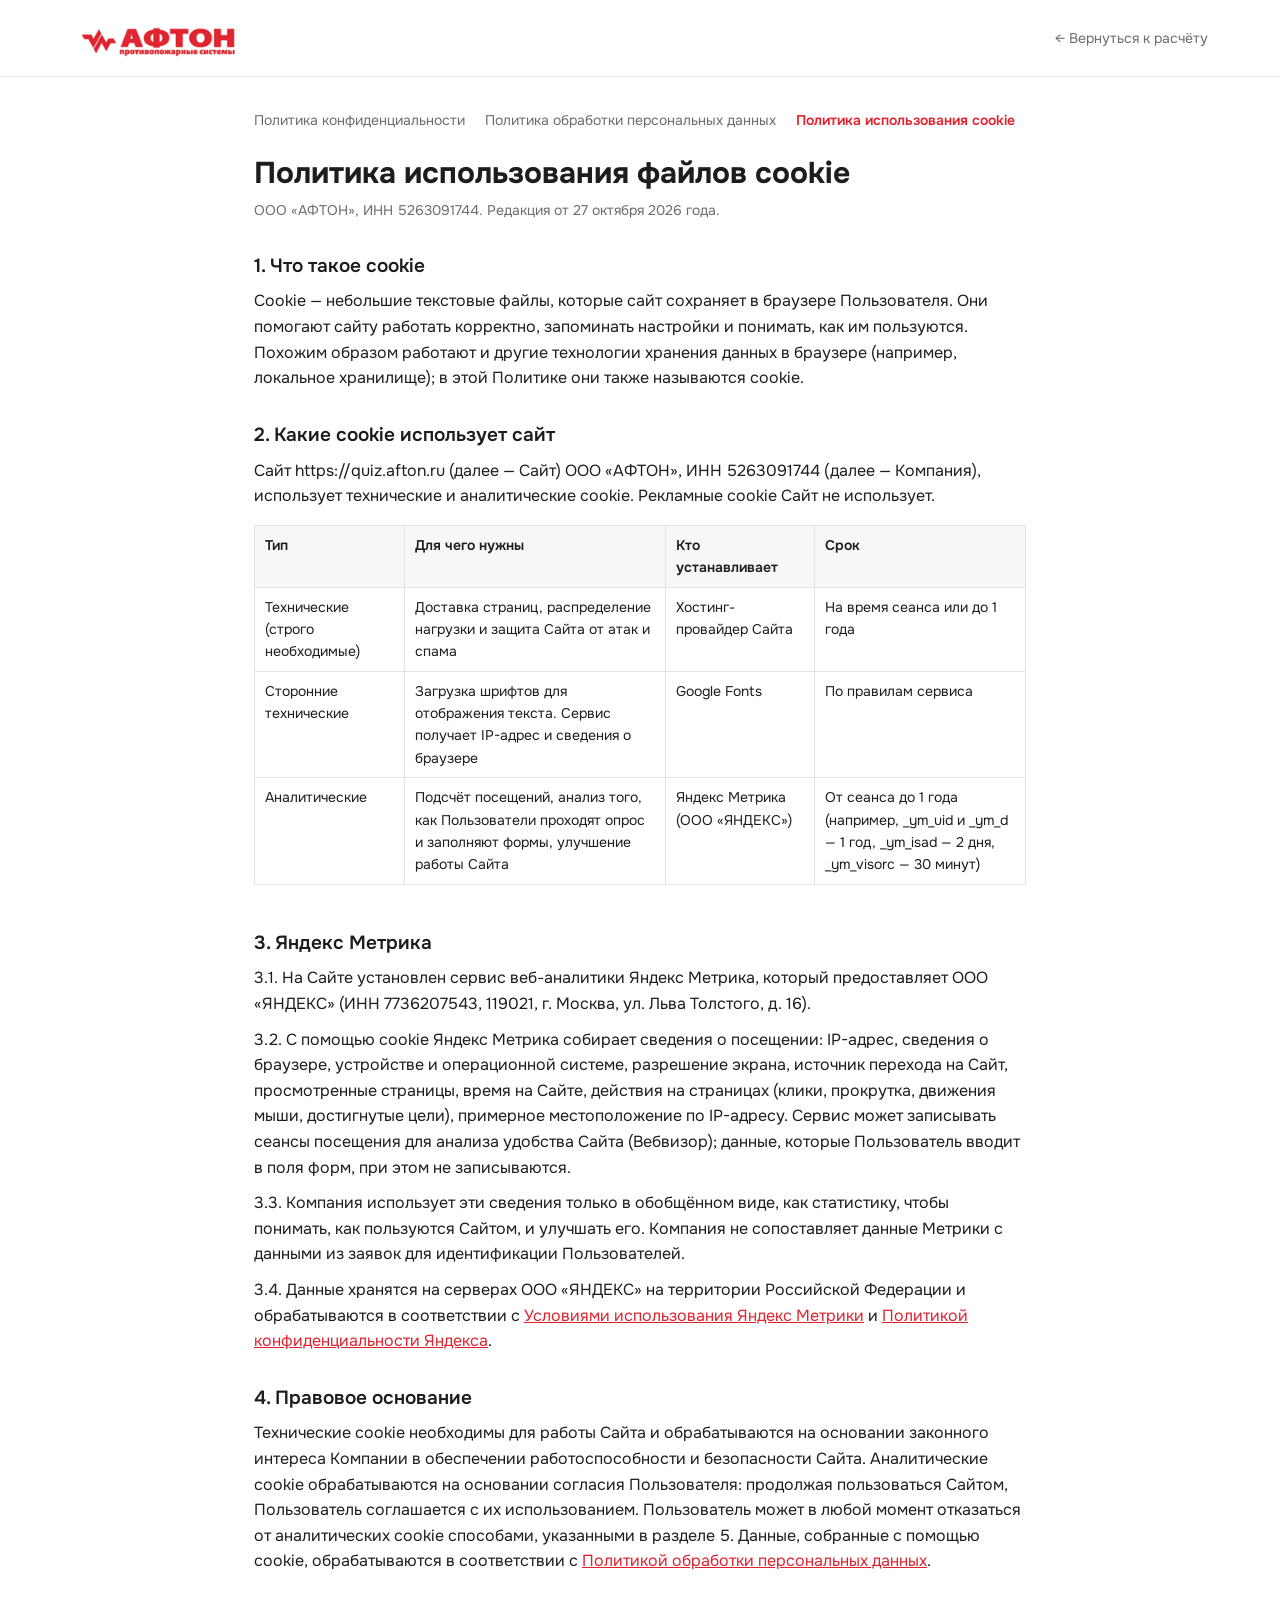
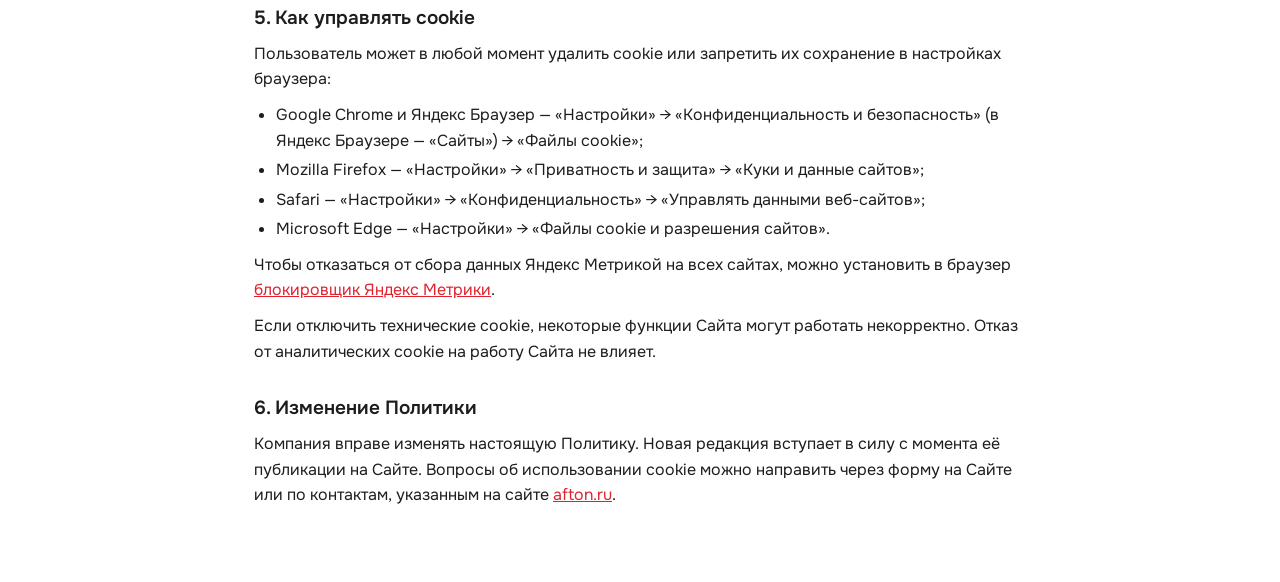
<file: cookies.html>
<!doctype html>
<html lang="ru">
<head>
<meta charset="utf-8">
<meta name="viewport" content="width=device-width, initial-scale=1">
<!-- Yandex.Metrika counter -->
<script type="text/javascript">
    (function(m,e,t,r,i,k,a){
        m[i]=m[i]||function(){(m[i].a=m[i].a||[]).push(arguments)};
        m[i].l=1*new Date();
        for (var j = 0; j < document.scripts.length; j++) {if (document.scripts[j].src === r) { return; }}
        k=e.createElement(t),a=e.getElementsByTagName(t)[0],k.async=1,k.src=r,a.parentNode.insertBefore(k,a)
    })(window, document,'script','https://mc.yandex.ru/metrika/tag.js?id=113824992', 'ym');

    ym(113824992, 'init', {ssr:true, webvisor:true, clickmap:true, ecommerce:"dataLayer", referrer: document.referrer, url: location.href, accurateTrackBounce:true, trackLinks:true});
</script>
<!-- /Yandex.Metrika counter -->
<title>Политика использования cookie | Афтон</title>
<link rel="preconnect" href="https://fonts.googleapis.com">
<link href="https://fonts.googleapis.com/css2?family=Onest:wght@400;500;600;700&display=swap" rel="stylesheet">
<link rel="stylesheet" href="legal.css">
</head>
<body>
<noscript><div><img src="https://mc.yandex.ru/watch/113824992" style="position:absolute; left:-9999px;" alt="" /></div></noscript>
<header class="head"><a href="./"><img src="logo.png" alt="АФТОН"></a><a class="back" href="./">← Вернуться к расчёту</a></header>
<nav class="docs">
  <a href="privacy.html">Политика конфиденциальности</a>
  <a href="personal-data.html">Политика обработки персональных данных</a>
  <a href="cookies.html" aria-current="page">Политика использования cookie</a>
</nav>
<main class="doc">
  <h1>Политика использования файлов cookie</h1>
  <p class="meta">ООО «АФТОН», ИНН 5263091744. Редакция от 27 октября 2026 года.</p>

  <h2>1. Что такое cookie</h2>
  <p>Cookie — небольшие текстовые файлы, которые сайт сохраняет в браузере Пользователя. Они помогают сайту работать корректно, запоминать настройки и понимать, как им пользуются. Похожим образом работают и другие технологии хранения данных в браузере (например, локальное хранилище); в этой Политике они также называются cookie.</p>

  <h2>2. Какие cookie использует сайт</h2>
  <p>Сайт https://quiz.afton.ru (далее — Сайт) ООО «АФТОН», ИНН 5263091744 (далее — Компания), использует технические и аналитические cookie. Рекламные cookie Сайт не использует.</p>
  <div class="table-wrap">
  <table>
    <tr><th>Тип</th><th>Для чего нужны</th><th>Кто устанавливает</th><th>Срок</th></tr>
    <tr><td>Технические (строго необходимые)</td><td>Доставка страниц, распределение нагрузки и защита Сайта от атак и спама</td><td>Хостинг-провайдер Сайта</td><td>На время сеанса или до 1 года</td></tr>
    <tr><td>Сторонние технические</td><td>Загрузка шрифтов для отображения текста. Сервис получает IP-адрес и сведения о браузере</td><td>Google Fonts</td><td>По правилам сервиса</td></tr>
    <tr><td>Аналитические</td><td>Подсчёт посещений, анализ того, как Пользователи проходят опрос и заполняют формы, улучшение работы Сайта</td><td>Яндекс Метрика (ООО «ЯНДЕКС»)</td><td>От сеанса до 1 года (например, _ym_uid и _ym_d — 1 год, _ym_isad — 2 дня, _ym_visorc — 30 минут)</td></tr>
  </table>
  </div>

  <h2>3. Яндекс Метрика</h2>
  <p>3.1. На Сайте установлен сервис веб-аналитики Яндекс Метрика, который предоставляет ООО «ЯНДЕКС» (ИНН 7736207543, 119021, г. Москва, ул. Льва Толстого, д. 16).</p>
  <p>3.2. С помощью cookie Яндекс Метрика собирает сведения о посещении: IP-адрес, сведения о браузере, устройстве и операционной системе, разрешение экрана, источник перехода на Сайт, просмотренные страницы, время на Сайте, действия на страницах (клики, прокрутка, движения мыши, достигнутые цели), примерное местоположение по IP-адресу. Сервис может записывать сеансы посещения для анализа удобства Сайта (Вебвизор); данные, которые Пользователь вводит в поля форм, при этом не записываются.</p>
  <p>3.3. Компания использует эти сведения только в обобщённом виде, как статистику, чтобы понимать, как пользуются Сайтом, и улучшать его. Компания не сопоставляет данные Метрики с данными из заявок для идентификации Пользователей.</p>
  <p>3.4. Данные хранятся на серверах ООО «ЯНДЕКС» на территории Российской Федерации и обрабатываются в соответствии с <a href="https://yandex.ru/legal/metrica_termsofuse/" target="_blank" rel="noopener">Условиями использования Яндекс Метрики</a> и <a href="https://yandex.ru/legal/confidential/" target="_blank" rel="noopener">Политикой конфиденциальности Яндекса</a>.</p>

  <h2>4. Правовое основание</h2>
  <p>Технические cookie необходимы для работы Сайта и обрабатываются на основании законного интереса Компании в обеспечении работоспособности и безопасности Сайта. Аналитические cookie обрабатываются на основании согласия Пользователя: продолжая пользоваться Сайтом, Пользователь соглашается с их использованием. Пользователь может в любой момент отказаться от аналитических cookie способами, указанными в разделе 5. Данные, собранные с помощью cookie, обрабатываются в соответствии с <a href="personal-data.html">Политикой обработки персональных данных</a>.</p>

  <h2>5. Как управлять cookie</h2>
  <p>Пользователь может в любой момент удалить cookie или запретить их сохранение в настройках браузера:</p>
  <ul>
    <li>Google Chrome и Яндекс Браузер — «Настройки» → «Конфиденциальность и безопасность» (в Яндекс Браузере — «Сайты») → «Файлы cookie»;</li>
    <li>Mozilla Firefox — «Настройки» → «Приватность и защита» → «Куки и данные сайтов»;</li>
    <li>Safari — «Настройки» → «Конфиденциальность» → «Управлять данными веб-сайтов»;</li>
    <li>Microsoft Edge — «Настройки» → «Файлы cookie и разрешения сайтов».</li>
  </ul>
  <p>Чтобы отказаться от сбора данных Яндекс Метрикой на всех сайтах, можно установить в браузер <a href="https://yandex.ru/support/metrica/general/opt-out.html" target="_blank" rel="noopener">блокировщик Яндекс Метрики</a>.</p>
  <p>Если отключить технические cookie, некоторые функции Сайта могут работать некорректно. Отказ от аналитических cookie на работу Сайта не влияет.</p>

  <h2>6. Изменение Политики</h2>
  <p>Компания вправе изменять настоящую Политику. Новая редакция вступает в силу с момента её публикации на Сайте. Вопросы об использовании cookie можно направить через форму на Сайте или по контактам, указанным на сайте <a href="https://afton.ru">afton.ru</a>.</p>
</main>
</body>
</html>
</file>
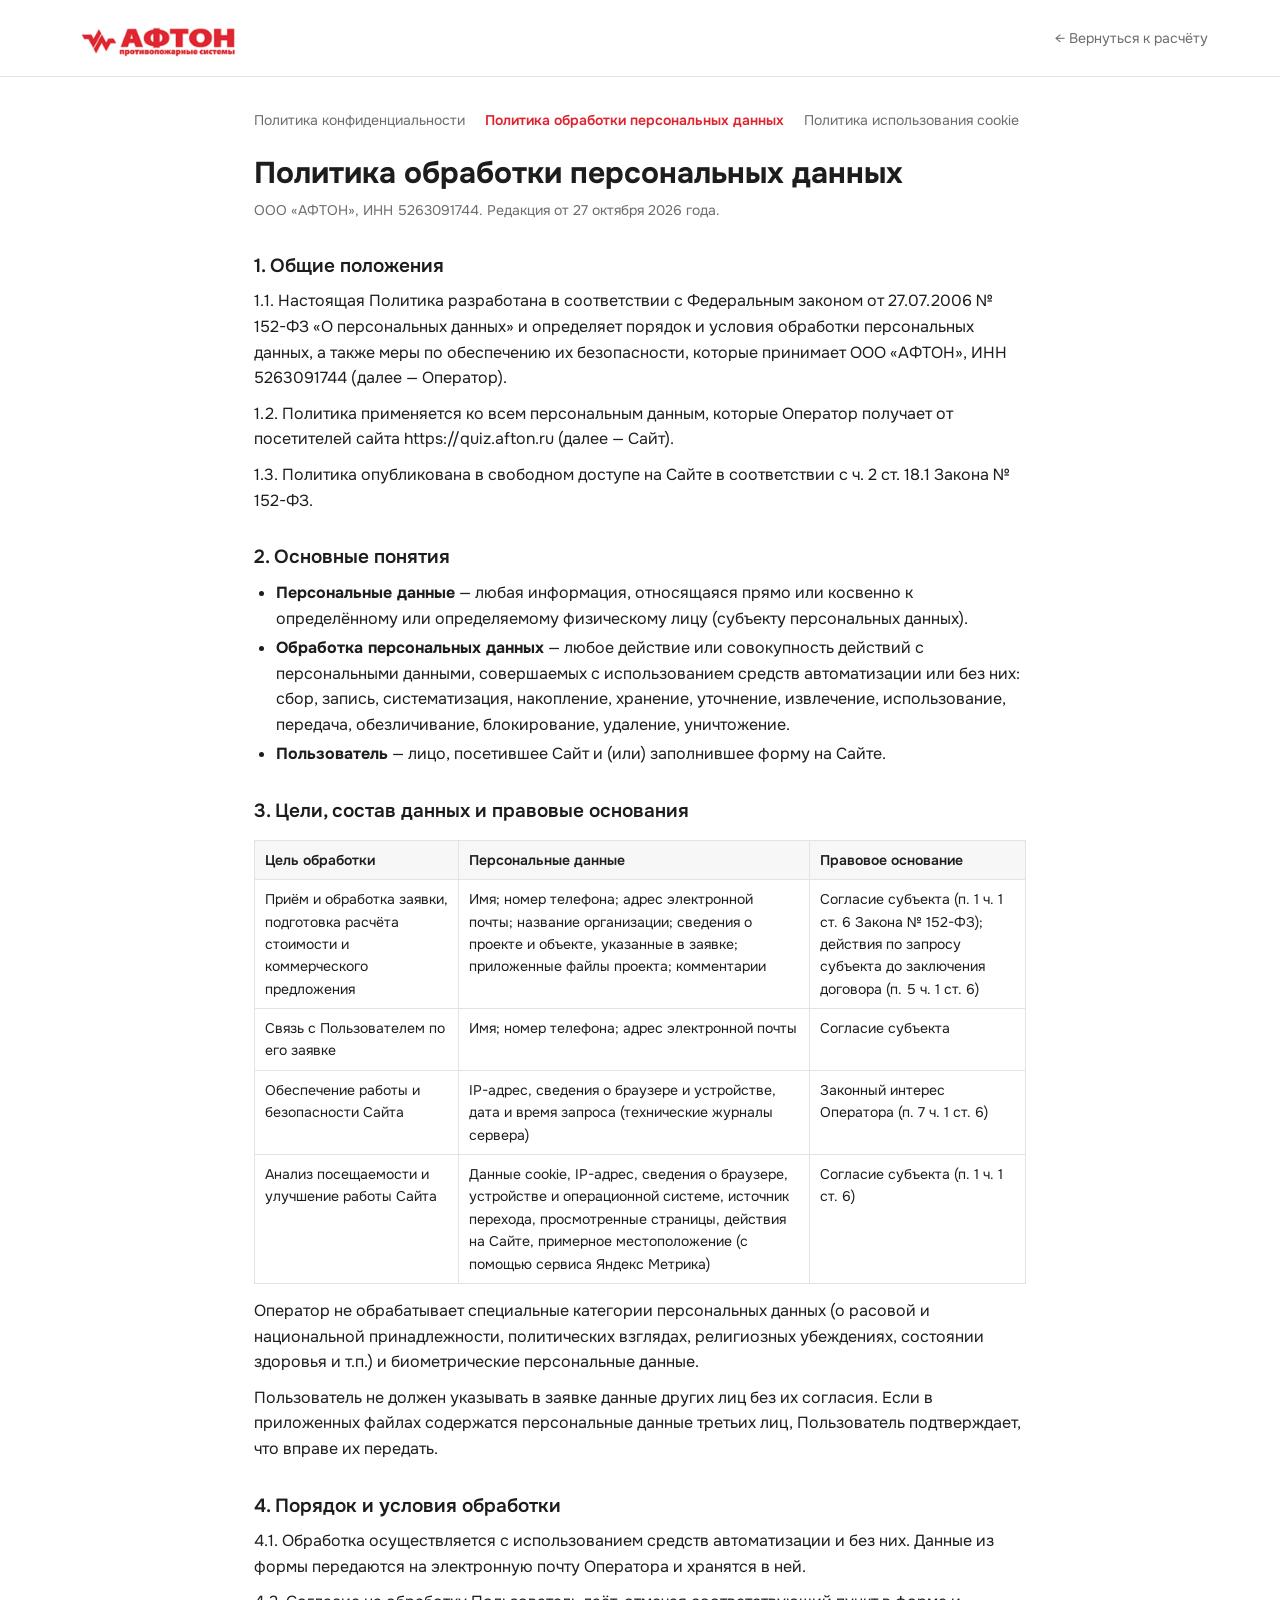
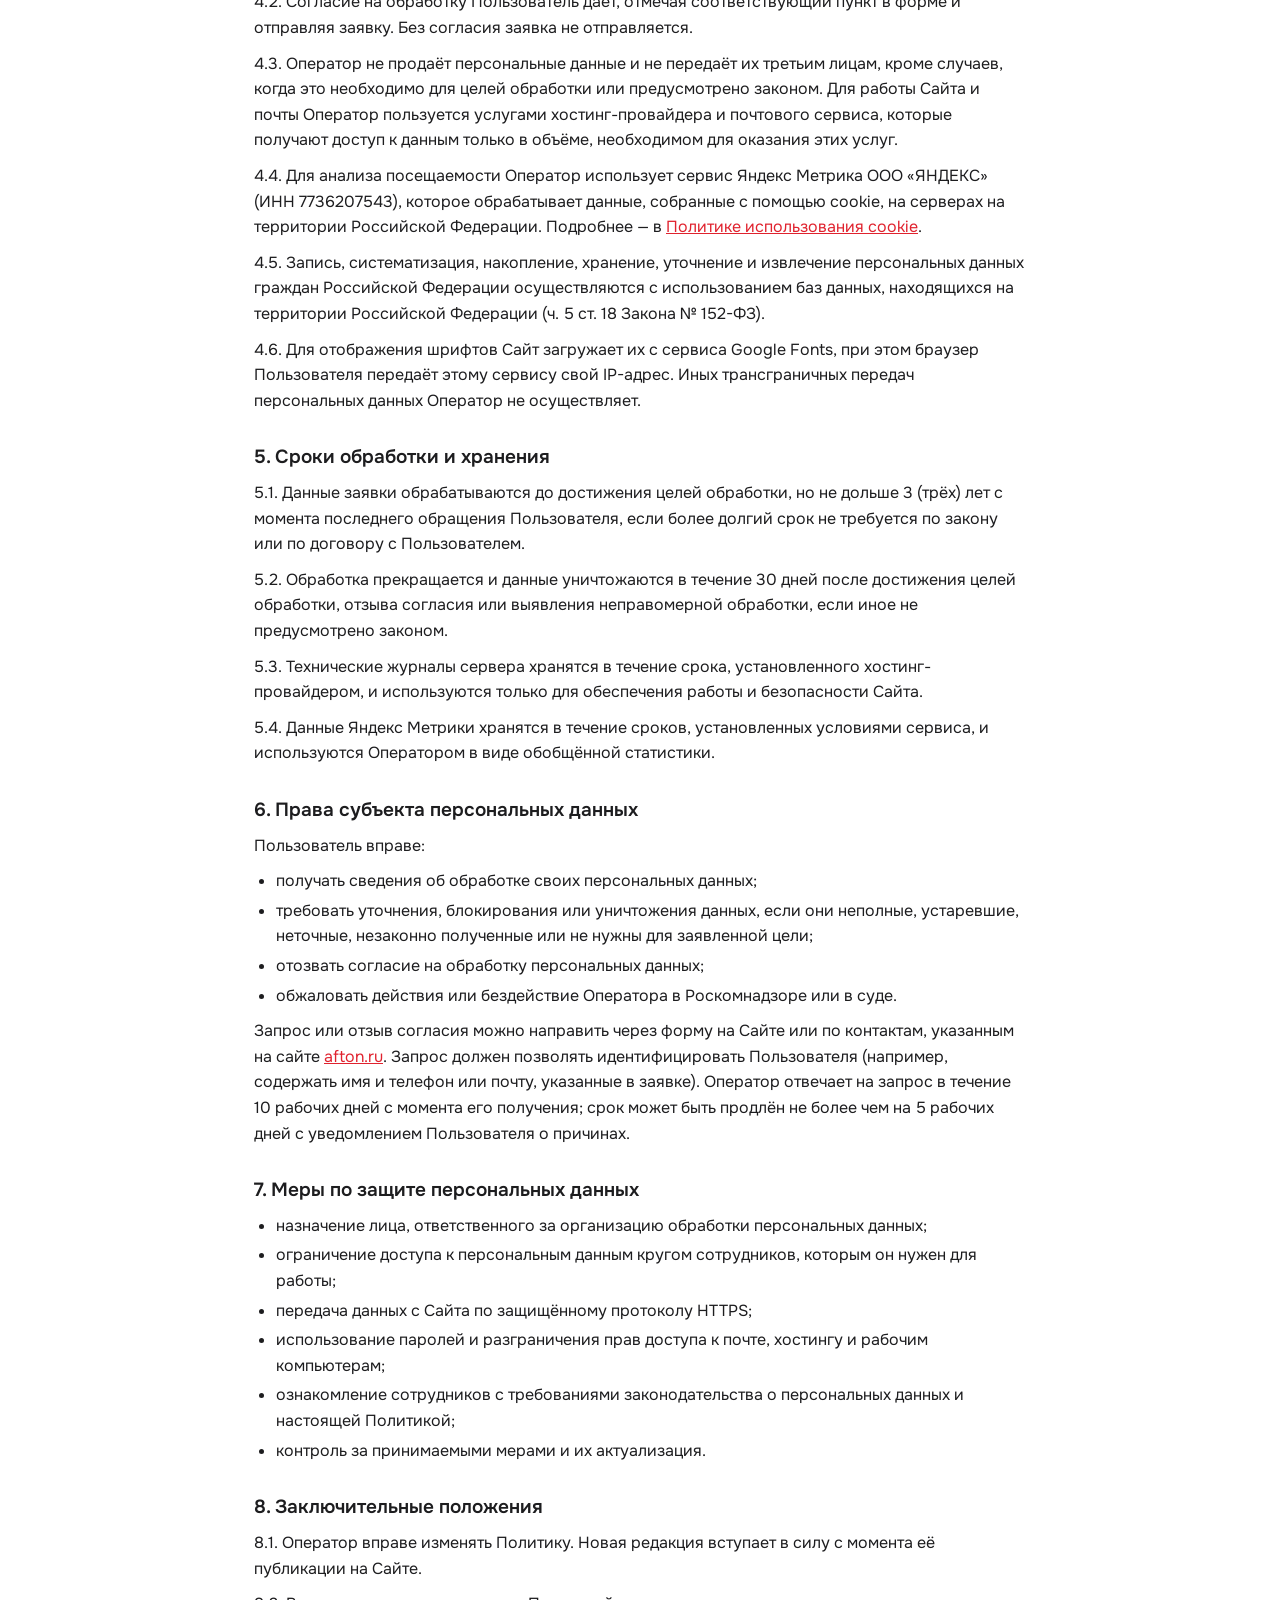
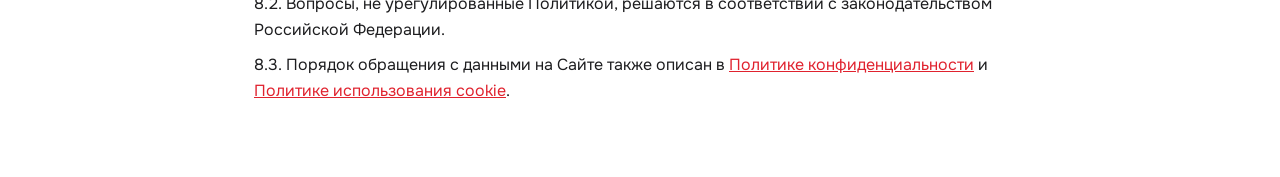
<file: personal-data.html>
<!doctype html>
<html lang="ru">
<head>
<meta charset="utf-8">
<meta name="viewport" content="width=device-width, initial-scale=1">
<!-- Yandex.Metrika counter -->
<script type="text/javascript">
    (function(m,e,t,r,i,k,a){
        m[i]=m[i]||function(){(m[i].a=m[i].a||[]).push(arguments)};
        m[i].l=1*new Date();
        for (var j = 0; j < document.scripts.length; j++) {if (document.scripts[j].src === r) { return; }}
        k=e.createElement(t),a=e.getElementsByTagName(t)[0],k.async=1,k.src=r,a.parentNode.insertBefore(k,a)
    })(window, document,'script','https://mc.yandex.ru/metrika/tag.js?id=113824992', 'ym');

    ym(113824992, 'init', {ssr:true, webvisor:true, clickmap:true, ecommerce:"dataLayer", referrer: document.referrer, url: location.href, accurateTrackBounce:true, trackLinks:true});
</script>
<!-- /Yandex.Metrika counter -->
<title>Политика обработки персональных данных | Афтон</title>
<link rel="preconnect" href="https://fonts.googleapis.com">
<link href="https://fonts.googleapis.com/css2?family=Onest:wght@400;500;600;700&display=swap" rel="stylesheet">
<link rel="stylesheet" href="legal.css">
</head>
<body>
<noscript><div><img src="https://mc.yandex.ru/watch/113824992" style="position:absolute; left:-9999px;" alt="" /></div></noscript>
<header class="head"><a href="./"><img src="logo.png" alt="АФТОН"></a><a class="back" href="./">← Вернуться к расчёту</a></header>
<nav class="docs">
  <a href="privacy.html">Политика конфиденциальности</a>
  <a href="personal-data.html" aria-current="page">Политика обработки персональных данных</a>
  <a href="cookies.html">Политика использования cookie</a>
</nav>
<main class="doc">
  <h1>Политика обработки персональных данных</h1>
  <p class="meta">ООО «АФТОН», ИНН 5263091744. Редакция от 27 октября 2026 года.</p>

  <h2>1. Общие положения</h2>
  <p>1.1. Настоящая Политика разработана в соответствии с Федеральным законом от 27.07.2006 № 152-ФЗ «О персональных данных» и определяет порядок и условия обработки персональных данных, а также меры по обеспечению их безопасности, которые принимает ООО «АФТОН», ИНН 5263091744 (далее — Оператор).</p>
  <p>1.2. Политика применяется ко всем персональным данным, которые Оператор получает от посетителей сайта https://quiz.afton.ru (далее — Сайт).</p>
  <p>1.3. Политика опубликована в свободном доступе на Сайте в соответствии с ч. 2 ст. 18.1 Закона № 152-ФЗ.</p>

  <h2>2. Основные понятия</h2>
  <ul>
    <li><b>Персональные данные</b> — любая информация, относящаяся прямо или косвенно к определённому или определяемому физическому лицу (субъекту персональных данных).</li>
    <li><b>Обработка персональных данных</b> — любое действие или совокупность действий с персональными данными, совершаемых с использованием средств автоматизации или без них: сбор, запись, систематизация, накопление, хранение, уточнение, извлечение, использование, передача, обезличивание, блокирование, удаление, уничтожение.</li>
    <li><b>Пользователь</b> — лицо, посетившее Сайт и (или) заполнившее форму на Сайте.</li>
  </ul>

  <h2>3. Цели, состав данных и правовые основания</h2>
  <div class="table-wrap">
  <table>
    <tr><th>Цель обработки</th><th>Персональные данные</th><th>Правовое основание</th></tr>
    <tr><td>Приём и обработка заявки, подготовка расчёта стоимости и коммерческого предложения</td><td>Имя; номер телефона; адрес электронной почты; название организации; сведения о проекте и объекте, указанные в заявке; приложенные файлы проекта; комментарии</td><td>Согласие субъекта (п. 1 ч. 1 ст. 6 Закона № 152-ФЗ); действия по запросу субъекта до заключения договора (п. 5 ч. 1 ст. 6)</td></tr>
    <tr><td>Связь с Пользователем по его заявке</td><td>Имя; номер телефона; адрес электронной почты</td><td>Согласие субъекта</td></tr>
    <tr><td>Обеспечение работы и безопасности Сайта</td><td>IP-адрес, сведения о браузере и устройстве, дата и время запроса (технические журналы сервера)</td><td>Законный интерес Оператора (п. 7 ч. 1 ст. 6)</td></tr>
    <tr><td>Анализ посещаемости и улучшение работы Сайта</td><td>Данные cookie, IP-адрес, сведения о браузере, устройстве и операционной системе, источник перехода, просмотренные страницы, действия на Сайте, примерное местоположение (с помощью сервиса Яндекс Метрика)</td><td>Согласие субъекта (п. 1 ч. 1 ст. 6)</td></tr>
  </table>
  </div>
  <p>Оператор не обрабатывает специальные категории персональных данных (о расовой и национальной принадлежности, политических взглядах, религиозных убеждениях, состоянии здоровья и т.п.) и биометрические персональные данные.</p>
  <p>Пользователь не должен указывать в заявке данные других лиц без их согласия. Если в приложенных файлах содержатся персональные данные третьих лиц, Пользователь подтверждает, что вправе их передать.</p>

  <h2>4. Порядок и условия обработки</h2>
  <p>4.1. Обработка осуществляется с использованием средств автоматизации и без них. Данные из формы передаются на электронную почту Оператора и хранятся в ней.</p>
  <p>4.2. Согласие на обработку Пользователь даёт, отмечая соответствующий пункт в форме и отправляя заявку. Без согласия заявка не отправляется.</p>
  <p>4.3. Оператор не продаёт персональные данные и не передаёт их третьим лицам, кроме случаев, когда это необходимо для целей обработки или предусмотрено законом. Для работы Сайта и почты Оператор пользуется услугами хостинг-провайдера и почтового сервиса, которые получают доступ к данным только в объёме, необходимом для оказания этих услуг.</p>
  <p>4.4. Для анализа посещаемости Оператор использует сервис Яндекс Метрика ООО «ЯНДЕКС» (ИНН 7736207543), которое обрабатывает данные, собранные с помощью cookie, на серверах на территории Российской Федерации. Подробнее — в <a href="cookies.html">Политике использования cookie</a>.</p>
  <p>4.5. Запись, систематизация, накопление, хранение, уточнение и извлечение персональных данных граждан Российской Федерации осуществляются с использованием баз данных, находящихся на территории Российской Федерации (ч. 5 ст. 18 Закона № 152-ФЗ).</p>
  <p>4.6. Для отображения шрифтов Сайт загружает их с сервиса Google Fonts, при этом браузер Пользователя передаёт этому сервису свой IP-адрес. Иных трансграничных передач персональных данных Оператор не осуществляет.</p>

  <h2>5. Сроки обработки и хранения</h2>
  <p>5.1. Данные заявки обрабатываются до достижения целей обработки, но не дольше 3 (трёх) лет с момента последнего обращения Пользователя, если более долгий срок не требуется по закону или по договору с Пользователем.</p>
  <p>5.2. Обработка прекращается и данные уничтожаются в течение 30 дней после достижения целей обработки, отзыва согласия или выявления неправомерной обработки, если иное не предусмотрено законом.</p>
  <p>5.3. Технические журналы сервера хранятся в течение срока, установленного хостинг-провайдером, и используются только для обеспечения работы и безопасности Сайта.</p>
  <p>5.4. Данные Яндекс Метрики хранятся в течение сроков, установленных условиями сервиса, и используются Оператором в виде обобщённой статистики.</p>

  <h2>6. Права субъекта персональных данных</h2>
  <p>Пользователь вправе:</p>
  <ul>
    <li>получать сведения об обработке своих персональных данных;</li>
    <li>требовать уточнения, блокирования или уничтожения данных, если они неполные, устаревшие, неточные, незаконно полученные или не нужны для заявленной цели;</li>
    <li>отозвать согласие на обработку персональных данных;</li>
    <li>обжаловать действия или бездействие Оператора в Роскомнадзоре или в суде.</li>
  </ul>
  <p>Запрос или отзыв согласия можно направить через форму на Сайте или по контактам, указанным на сайте <a href="https://afton.ru">afton.ru</a>. Запрос должен позволять идентифицировать Пользователя (например, содержать имя и телефон или почту, указанные в заявке). Оператор отвечает на запрос в течение 10 рабочих дней с момента его получения; срок может быть продлён не более чем на 5 рабочих дней с уведомлением Пользователя о причинах.</p>

  <h2>7. Меры по защите персональных данных</h2>
  <ul>
    <li>назначение лица, ответственного за организацию обработки персональных данных;</li>
    <li>ограничение доступа к персональным данным кругом сотрудников, которым он нужен для работы;</li>
    <li>передача данных с Сайта по защищённому протоколу HTTPS;</li>
    <li>использование паролей и разграничения прав доступа к почте, хостингу и рабочим компьютерам;</li>
    <li>ознакомление сотрудников с требованиями законодательства о персональных данных и настоящей Политикой;</li>
    <li>контроль за принимаемыми мерами и их актуализация.</li>
  </ul>

  <h2>8. Заключительные положения</h2>
  <p>8.1. Оператор вправе изменять Политику. Новая редакция вступает в силу с момента её публикации на Сайте.</p>
  <p>8.2. Вопросы, не урегулированные Политикой, решаются в соответствии с законодательством Российской Федерации.</p>
  <p>8.3. Порядок обращения с данными на Сайте также описан в <a href="privacy.html">Политике конфиденциальности</a> и <a href="cookies.html">Политике использования cookie</a>.</p>
</main>
</body>
</html>
</file>
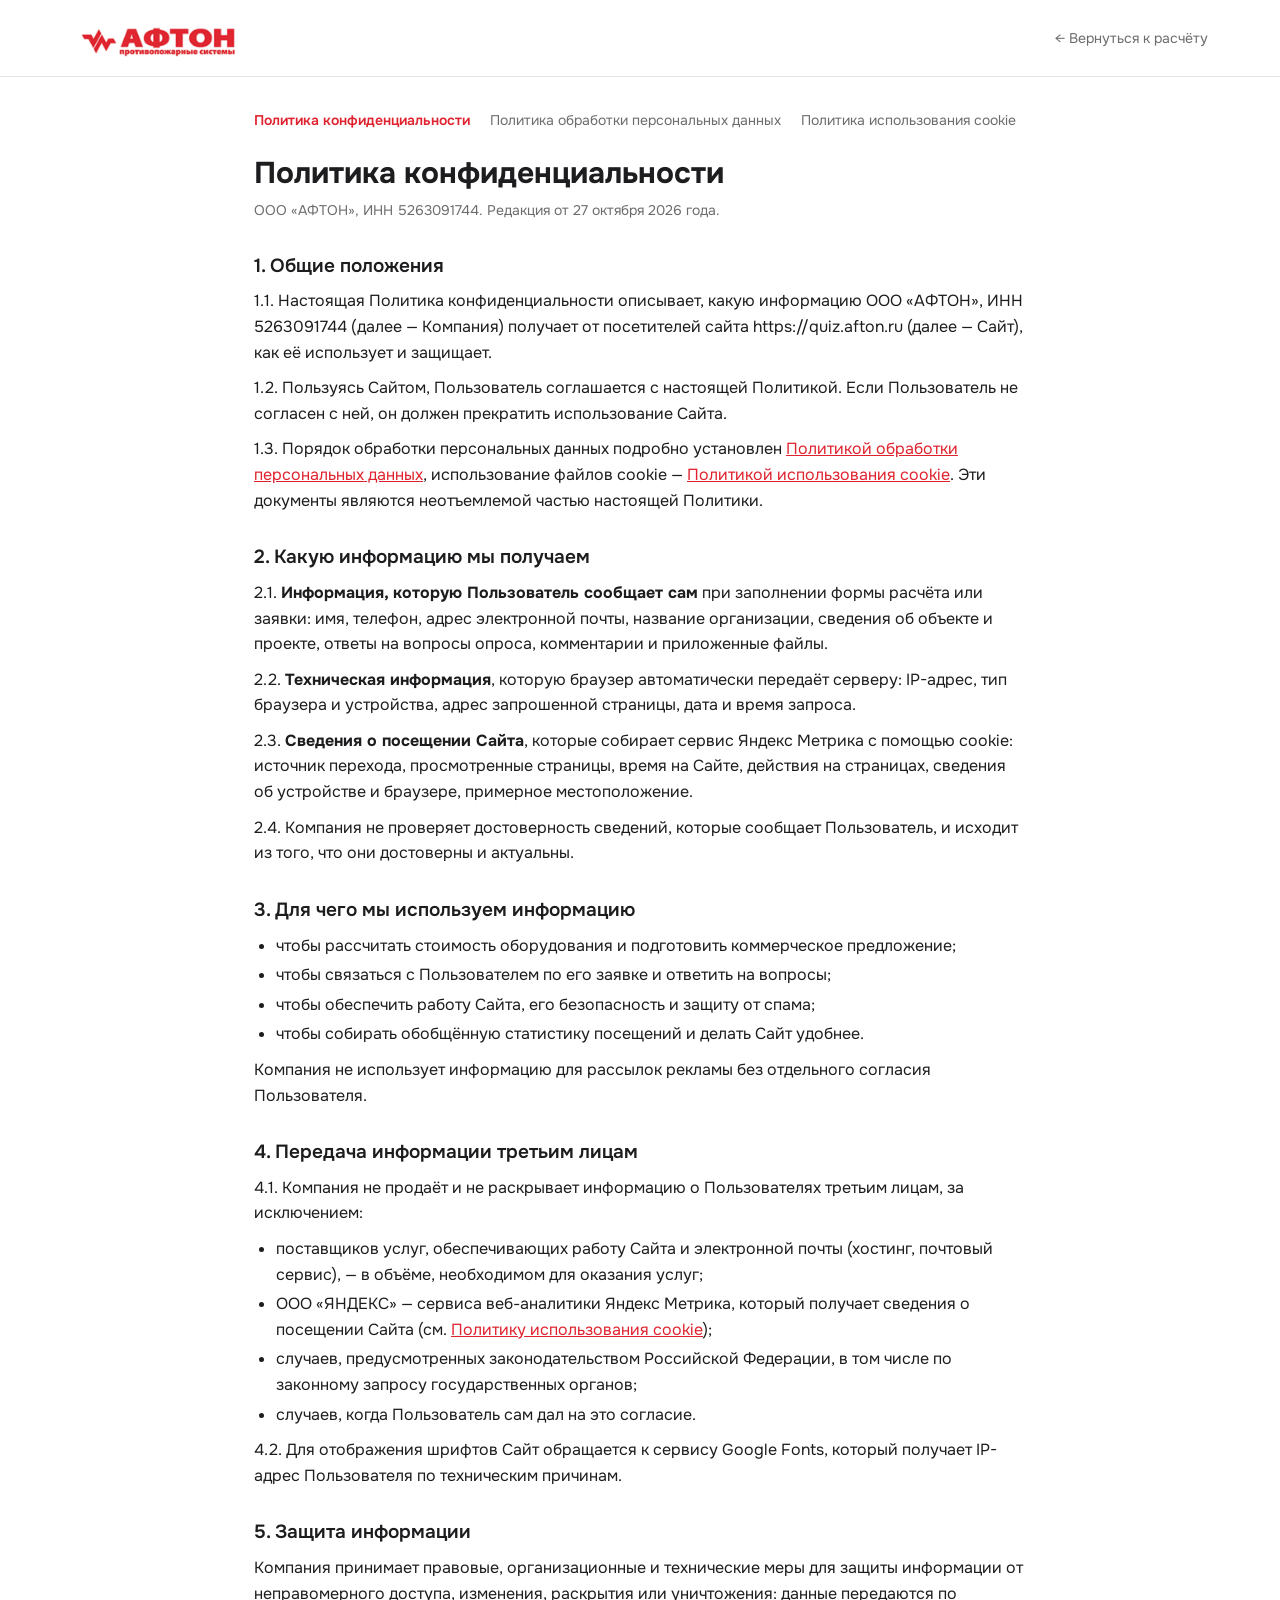
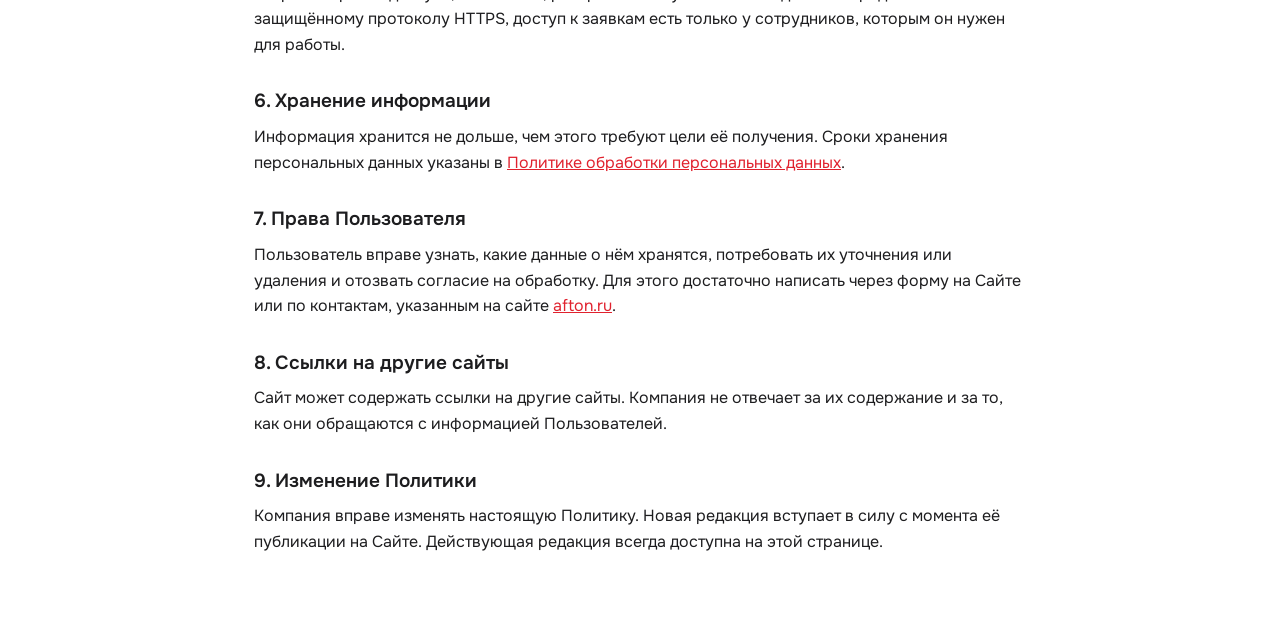
<file: privacy.html>
<!doctype html>
<html lang="ru">
<head>
<meta charset="utf-8">
<meta name="viewport" content="width=device-width, initial-scale=1">
<!-- Yandex.Metrika counter -->
<script type="text/javascript">
    (function(m,e,t,r,i,k,a){
        m[i]=m[i]||function(){(m[i].a=m[i].a||[]).push(arguments)};
        m[i].l=1*new Date();
        for (var j = 0; j < document.scripts.length; j++) {if (document.scripts[j].src === r) { return; }}
        k=e.createElement(t),a=e.getElementsByTagName(t)[0],k.async=1,k.src=r,a.parentNode.insertBefore(k,a)
    })(window, document,'script','https://mc.yandex.ru/metrika/tag.js?id=113824992', 'ym');

    ym(113824992, 'init', {ssr:true, webvisor:true, clickmap:true, ecommerce:"dataLayer", referrer: document.referrer, url: location.href, accurateTrackBounce:true, trackLinks:true});
</script>
<!-- /Yandex.Metrika counter -->
<title>Политика конфиденциальности | Афтон</title>
<link rel="preconnect" href="https://fonts.googleapis.com">
<link href="https://fonts.googleapis.com/css2?family=Onest:wght@400;500;600;700&display=swap" rel="stylesheet">
<link rel="stylesheet" href="legal.css">
</head>
<body>
<noscript><div><img src="https://mc.yandex.ru/watch/113824992" style="position:absolute; left:-9999px;" alt="" /></div></noscript>
<header class="head"><a href="./"><img src="logo.png" alt="АФТОН"></a><a class="back" href="./">← Вернуться к расчёту</a></header>
<nav class="docs">
  <a href="privacy.html" aria-current="page">Политика конфиденциальности</a>
  <a href="personal-data.html">Политика обработки персональных данных</a>
  <a href="cookies.html">Политика использования cookie</a>
</nav>
<main class="doc">
  <h1>Политика конфиденциальности</h1>
  <p class="meta">ООО «АФТОН», ИНН 5263091744. Редакция от 27 октября 2026 года.</p>

  <h2>1. Общие положения</h2>
  <p>1.1. Настоящая Политика конфиденциальности описывает, какую информацию ООО «АФТОН», ИНН 5263091744 (далее — Компания) получает от посетителей сайта https://quiz.afton.ru (далее — Сайт), как её использует и защищает.</p>
  <p>1.2. Пользуясь Сайтом, Пользователь соглашается с настоящей Политикой. Если Пользователь не согласен с ней, он должен прекратить использование Сайта.</p>
  <p>1.3. Порядок обработки персональных данных подробно установлен <a href="personal-data.html">Политикой обработки персональных данных</a>, использование файлов cookie — <a href="cookies.html">Политикой использования cookie</a>. Эти документы являются неотъемлемой частью настоящей Политики.</p>

  <h2>2. Какую информацию мы получаем</h2>
  <p>2.1. <b>Информация, которую Пользователь сообщает сам</b> при заполнении формы расчёта или заявки: имя, телефон, адрес электронной почты, название организации, сведения об объекте и проекте, ответы на вопросы опроса, комментарии и приложенные файлы.</p>
  <p>2.2. <b>Техническая информация</b>, которую браузер автоматически передаёт серверу: IP-адрес, тип браузера и устройства, адрес запрошенной страницы, дата и время запроса.</p>
  <p>2.3. <b>Сведения о посещении Сайта</b>, которые собирает сервис Яндекс Метрика с помощью cookie: источник перехода, просмотренные страницы, время на Сайте, действия на страницах, сведения об устройстве и браузере, примерное местоположение.</p>
  <p>2.4. Компания не проверяет достоверность сведений, которые сообщает Пользователь, и исходит из того, что они достоверны и актуальны.</p>

  <h2>3. Для чего мы используем информацию</h2>
  <ul>
    <li>чтобы рассчитать стоимость оборудования и подготовить коммерческое предложение;</li>
    <li>чтобы связаться с Пользователем по его заявке и ответить на вопросы;</li>
    <li>чтобы обеспечить работу Сайта, его безопасность и защиту от спама;</li>
    <li>чтобы собирать обобщённую статистику посещений и делать Сайт удобнее.</li>
  </ul>
  <p>Компания не использует информацию для рассылок рекламы без отдельного согласия Пользователя.</p>

  <h2>4. Передача информации третьим лицам</h2>
  <p>4.1. Компания не продаёт и не раскрывает информацию о Пользователях третьим лицам, за исключением:</p>
  <ul>
    <li>поставщиков услуг, обеспечивающих работу Сайта и электронной почты (хостинг, почтовый сервис), — в объёме, необходимом для оказания услуг;</li>
    <li>ООО «ЯНДЕКС» — сервиса веб-аналитики Яндекс Метрика, который получает сведения о посещении Сайта (см. <a href="cookies.html">Политику использования cookie</a>);</li>
    <li>случаев, предусмотренных законодательством Российской Федерации, в том числе по законному запросу государственных органов;</li>
    <li>случаев, когда Пользователь сам дал на это согласие.</li>
  </ul>
  <p>4.2. Для отображения шрифтов Сайт обращается к сервису Google Fonts, который получает IP-адрес Пользователя по техническим причинам.</p>

  <h2>5. Защита информации</h2>
  <p>Компания принимает правовые, организационные и технические меры для защиты информации от неправомерного доступа, изменения, раскрытия или уничтожения: данные передаются по защищённому протоколу HTTPS, доступ к заявкам есть только у сотрудников, которым он нужен для работы.</p>

  <h2>6. Хранение информации</h2>
  <p>Информация хранится не дольше, чем этого требуют цели её получения. Сроки хранения персональных данных указаны в <a href="personal-data.html">Политике обработки персональных данных</a>.</p>

  <h2>7. Права Пользователя</h2>
  <p>Пользователь вправе узнать, какие данные о нём хранятся, потребовать их уточнения или удаления и отозвать согласие на обработку. Для этого достаточно написать через форму на Сайте или по контактам, указанным на сайте <a href="https://afton.ru">afton.ru</a>.</p>

  <h2>8. Ссылки на другие сайты</h2>
  <p>Сайт может содержать ссылки на другие сайты. Компания не отвечает за их содержание и за то, как они обращаются с информацией Пользователей.</p>

  <h2>9. Изменение Политики</h2>
  <p>Компания вправе изменять настоящую Политику. Новая редакция вступает в силу с момента её публикации на Сайте. Действующая редакция всегда доступна на этой странице.</p>
</main>
</body>
</html>
</file>
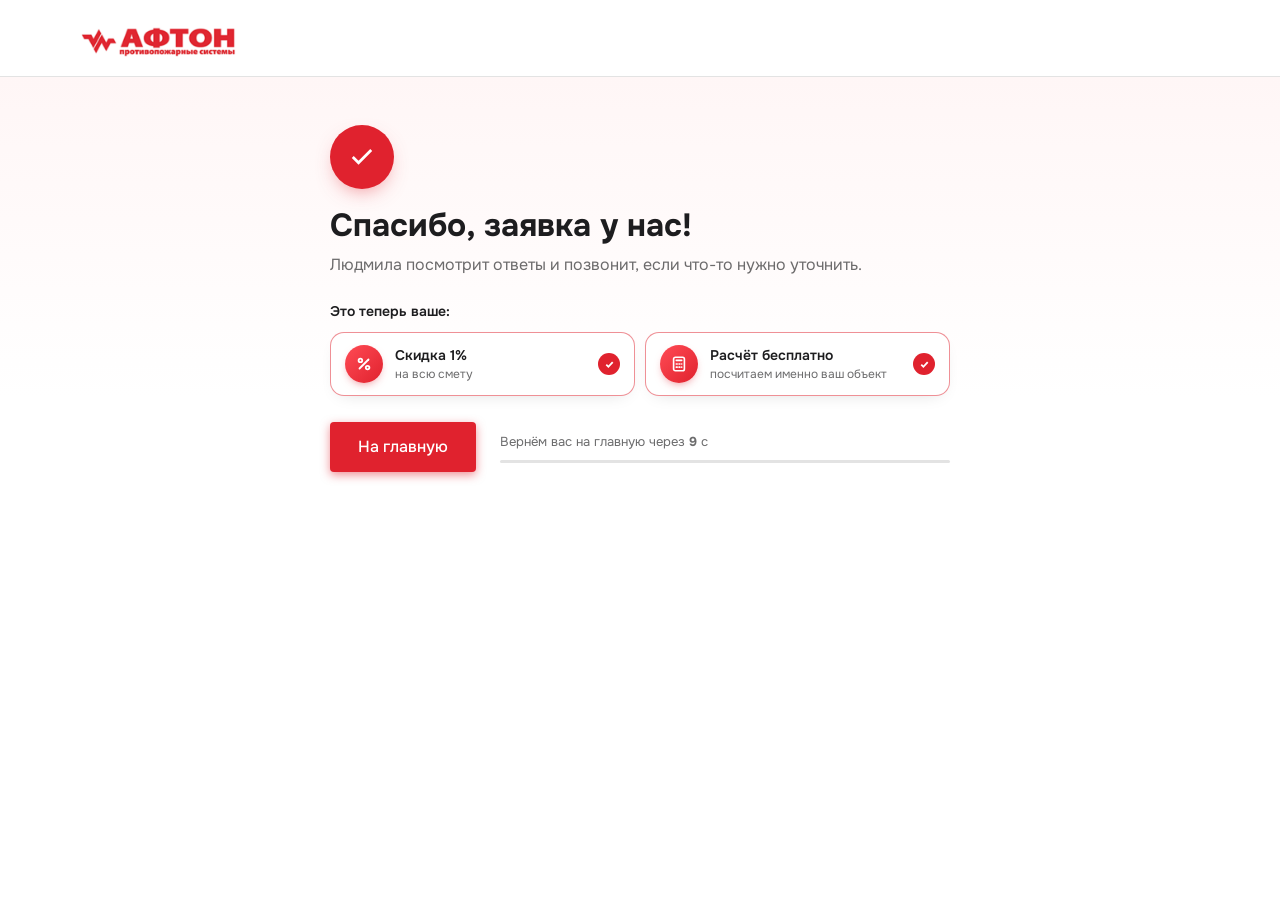
<file: thanks.html>
<!doctype html>
<html lang="ru">
<head>
<meta charset="utf-8">
<meta name="viewport" content="width=device-width, initial-scale=1">
<!-- Yandex.Metrika counter -->
<script type="text/javascript">
    (function(m,e,t,r,i,k,a){
        m[i]=m[i]||function(){(m[i].a=m[i].a||[]).push(arguments)};
        m[i].l=1*new Date();
        for (var j = 0; j < document.scripts.length; j++) {if (document.scripts[j].src === r) { return; }}
        k=e.createElement(t),a=e.getElementsByTagName(t)[0],k.async=1,k.src=r,a.parentNode.insertBefore(k,a)
    })(window, document,'script','https://mc.yandex.ru/metrika/tag.js?id=113824992', 'ym');

    ym(113824992, 'init', {ssr:true, webvisor:true, clickmap:true, ecommerce:"dataLayer", referrer: document.referrer, url: location.href, accurateTrackBounce:true, trackLinks:true});
</script>
<!-- /Yandex.Metrika counter -->
<title>Спасибо, заявка у нас | Афтон</title>
<meta name="robots" content="noindex">
<link rel="preconnect" href="https://fonts.googleapis.com">
<link href="https://fonts.googleapis.com/css2?family=Onest:wght@400;500;600;700&display=swap" rel="stylesheet">
<style>
  :root {
    --bg: #ffffff;
    --line: #e3e3e3;
    --primary: #e0222e;
    --primary-50: rgba(224, 34, 46, .5);
    --text: #1d1d1f;
    --text-70: rgba(29, 29, 31, .65);
  }
  * { box-sizing: border-box; margin: 0; padding: 0; }
  body { min-height: 100vh; display: flex; flex-direction: column; background: var(--bg); color: var(--text); font-family: "Onest", Helvetica, Arial, sans-serif; font-size: 16px; line-height: 1.5; -webkit-font-smoothing: antialiased; }
  a { color: inherit; }

  .head { display: flex; align-items: center; gap: 24px; padding: 12px 72px; border-bottom: 1px solid var(--line); }
  .head img { display: block; height: 52px; width: auto; }

  .page { flex: 1; display: flex; justify-content: center; padding: 48px 24px 40px; background: linear-gradient(180deg, #fff6f6 0%, #fff 320px); }
  .card { width: 100%; max-width: 620px; animation: rise .6s cubic-bezier(.2, .7, .2, 1) both; }

  .mark { width: 64px; height: 64px; border-radius: 50%; background: var(--primary); color: #fff; display: grid; place-items: center; margin-bottom: 18px; box-shadow: 0 8px 22px -10px rgba(224, 34, 46, .7); animation: pop .5s .1s ease-out both; }
  .mark svg { width: 30px; height: 30px; }
  .mark path { stroke-dasharray: 30; stroke-dashoffset: 30; animation: draw .5s .4s ease-out forwards; }
  h1 { font-size: 32px; line-height: 1.2; font-weight: 700; margin-bottom: 8px; }
  .lead { color: var(--text-70); margin-bottom: 24px; }

  .data { border-top: 1px solid var(--line); margin-bottom: 26px; }
  .data div { display: grid; grid-template-columns: 200px 1fr; gap: 12px; padding: 8px 0; border-bottom: 1px solid var(--line); font-size: 15px; }
  .data dt { color: var(--text-70); }
  .data dd { font-weight: 500; word-break: break-word; }

  .bonus-title { font-size: 14px; font-weight: 600; margin-bottom: 10px; }
  .bonuses { display: flex; gap: 10px; margin-bottom: 26px; }
  .bonus { flex: 1; min-width: 0; display: flex; align-items: center; gap: 12px; padding: 12px 14px; background: #fff; border: 1px solid var(--primary-50); border-radius: 14px; box-shadow: 0 6px 18px -10px rgba(0, 0, 0, .18); }
  .b-ic { flex: none; width: 38px; height: 38px; border-radius: 50%; background: linear-gradient(135deg, #ff4b55, #e0222e); color: #fff; display: grid; place-items: center; box-shadow: 0 4px 10px -4px rgba(224, 34, 46, .6); }
  .b-ic svg { width: 18px; height: 18px; }
  .b-txt { min-width: 0; }
  .b-txt b { display: block; font-size: 14px; font-weight: 600; line-height: 18px; }
  .b-txt small { display: block; font-size: 12px; line-height: 16px; color: var(--text-70); margin-top: 2px; }
  .b-ok { margin-left: auto; flex: none; width: 22px; height: 22px; border-radius: 50%; background: var(--primary); color: #fff; display: grid; place-items: center; animation: pop .4s .6s ease-out both; }
  .b-ok svg { width: 11px; height: 11px; }

  .actions { display: flex; align-items: center; gap: 24px; flex-wrap: wrap; }
  .btn { position: relative; overflow: hidden; display: inline-flex; align-items: center; justify-content: center; height: 50px; padding: 0 28px; border-radius: 4px; background: var(--primary); color: #fff; font-size: 16px; font-weight: 500; text-decoration: none; box-shadow: 0 3px 10px 0 var(--primary-50); transition: background .2s, box-shadow .2s; }
  .btn:hover { background: #c81c27; box-shadow: 0 5px 16px 0 rgba(224, 34, 46, .55); }
  .btn:focus-visible { outline: 2px solid var(--primary); outline-offset: 2px; }
  .redirect { flex: 1; min-width: 220px; font-size: 13px; color: var(--text-70); }
  .redirect .bar { height: 3px; border-radius: 2px; background: var(--line); margin-top: 8px; overflow: hidden; }
  .redirect .bar i { display: block; height: 100%; background: var(--primary); transform-origin: left; }

  @keyframes rise { from { opacity: 0; transform: translateY(14px); } }
  @keyframes pop { 0% { transform: scale(.5); opacity: 0; } 70% { transform: scale(1.12); opacity: 1; } 100% { transform: scale(1); } }
  @keyframes draw { to { stroke-dashoffset: 0; } }
  @media (prefers-reduced-motion: reduce) {
    *, *::before, *::after { animation: none !important; transition: none !important; }
    .mark path { stroke-dashoffset: 0; }
  }
  @media (max-width: 640px) {
    .head { padding: 10px 20px; }
    .head img { height: 40px; }
    .page { padding: 28px 20px 32px; }
    h1 { font-size: 26px; }
    .data div { grid-template-columns: 1fr; gap: 2px; }
    .bonuses { flex-direction: column; }
    .btn { width: 100%; }
  }
</style>
</head>
<body>
<noscript><div><img src="https://mc.yandex.ru/watch/113824992" style="position:absolute; left:-9999px;" alt="" /></div></noscript>

<header class="head"><a href="index.html"><img src="logo.png" alt="АФТОН, противопожарные системы"></a></header>

<main class="page">
  <div class="card">
    <div class="mark"><svg viewBox="0 0 26 26" fill="none" stroke="currentColor" stroke-width="2.4"><path d="M5 13l5 5 11-11"/></svg></div>
    <h1>Спасибо, заявка у&nbsp;нас!</h1>
    <p class="lead">Людмила посмотрит ответы и&nbsp;позвонит, если что-то нужно уточнить.</p>

    <dl class="data" id="data" hidden></dl>

    <div class="bonus-title">Это теперь ваше:</div>
    <div class="bonuses">
      <div class="bonus">
        <span class="b-ic"><svg viewBox="0 0 20 20" fill="none" stroke="currentColor" stroke-width="2" stroke-linecap="round"><path d="M15 5L5 15"/><circle cx="6" cy="6" r="2"/><circle cx="14" cy="14" r="2"/></svg></span>
        <div class="b-txt"><b>Скидка 1%</b><small>на&nbsp;всю смету</small></div>
        <span class="b-ok"><svg viewBox="0 0 12 12" fill="none" stroke="currentColor" stroke-width="2"><path d="M2.5 6.2l2.3 2.3 4.7-5"/></svg></span>
      </div>
      <div class="bonus">
        <span class="b-ic"><svg viewBox="0 0 20 20" fill="none" stroke="currentColor" stroke-width="1.8" stroke-linecap="round"><rect x="4" y="2.5" width="12" height="15" rx="2"/><path d="M7 6h6M7 10h1M10 10h1M13 10h0M7 13.5h1M10 13.5h1M13 13.5h0"/></svg></span>
        <div class="b-txt"><b>Расчёт бесплатно</b><small>посчитаем именно ваш объект</small></div>
        <span class="b-ok"><svg viewBox="0 0 12 12" fill="none" stroke="currentColor" stroke-width="2"><path d="M2.5 6.2l2.3 2.3 4.7-5"/></svg></span>
      </div>
    </div>

    <div class="actions">
      <a class="btn" href="index.html">На&nbsp;главную</a>
      <div class="redirect">Вернём вас на&nbsp;главную через <b id="sec">10</b> с<div class="bar"><i id="bar"></i></div></div>
    </div>
  </div>
</main>

<script>
  const REDIRECT_SECONDS = 10;

  // данные заявки передаёт index.html через память вкладки (в адрес страницы не попадают)
  let rows = [];
  try { rows = JSON.parse(sessionStorage.getItem('afton_thanks') || '[]'); } catch (e) {}
  if (Array.isArray(rows) && rows.length) {
    const dl = document.getElementById('data');
    rows.forEach(([k, v]) => {
      if (!v) return;
      const row = document.createElement('div');
      const dt = document.createElement('dt'); dt.textContent = k;
      const dd = document.createElement('dd'); dd.textContent = v;
      row.append(dt, dd);
      dl.appendChild(row);
    });
    dl.hidden = !dl.children.length;
  }

  // автовозврат на главную
  const deadline = Date.now() + REDIRECT_SECONDS * 1000;
  const bar = document.getElementById('bar');
  bar.style.transition = `transform ${REDIRECT_SECONDS}s linear`;
  requestAnimationFrame(() => requestAnimationFrame(() => { bar.style.transform = 'scaleX(0)'; }));
  const timer = setInterval(() => {
    const left = Math.max(0, Math.ceil((deadline - Date.now()) / 1000));
    document.getElementById('sec').textContent = left;
    if (left === 0) { clearInterval(timer); location.href = 'index.html'; }
  }, 250);
</script>
</body>
</html>
</file>
<file: legal.css>
:root {
  --bg: #ffffff;
  --line: #e3e3e3;
  --primary: #e0222e;
  --text: #1d1d1f;
  --text-70: rgba(29, 29, 31, .65);
}
* { box-sizing: border-box; margin: 0; padding: 0; }
body { background: var(--bg); color: var(--text); font-family: "Onest", Helvetica, Arial, sans-serif; font-size: 16px; line-height: 1.6; -webkit-font-smoothing: antialiased; }
a { color: var(--primary); }

.head { display: flex; align-items: center; justify-content: space-between; gap: 24px; padding: 12px 72px; border-bottom: 1px solid var(--line); }
.head img { display: block; height: 52px; width: auto; }
.head a.back { color: var(--text-70); font-size: 14px; text-decoration: none; }
.head a.back:hover { color: var(--text); }

.docs { display: flex; flex-wrap: wrap; gap: 8px 20px; max-width: 820px; margin: 32px auto 0; padding: 0 24px; font-size: 14px; }
.docs a { color: var(--text-70); text-decoration: none; }
.docs a:hover { color: var(--text); }
.docs a[aria-current] { color: var(--primary); font-weight: 600; }

.doc { max-width: 820px; margin: 0 auto; padding: 24px 24px 64px; }
.doc h1 { font-size: 30px; line-height: 1.2; font-weight: 700; margin-bottom: 8px; }
.doc .meta { color: var(--text-70); font-size: 14px; margin-bottom: 28px; }
.doc h2 { font-size: 19px; line-height: 1.3; font-weight: 600; margin: 32px 0 10px; }
.doc p { margin-bottom: 10px; }
.doc ul { margin: 0 0 10px 22px; }
.doc li { margin-bottom: 4px; }
.doc table { width: 100%; border-collapse: collapse; margin: 6px 0 14px; font-size: 14px; }
.doc th, .doc td { text-align: left; vertical-align: top; padding: 8px 10px; border: 1px solid var(--line); }
.doc th { background: #f7f7f7; font-weight: 600; }
.doc .table-wrap { overflow-x: auto; }

@media (max-width: 818px) {
  .head { padding: 10px 20px; }
  .head img { height: 40px; }
  .docs { margin-top: 20px; padding: 0 20px; }
  .doc { padding: 18px 20px 48px; }
  .doc h1 { font-size: 24px; }
}
</file>
